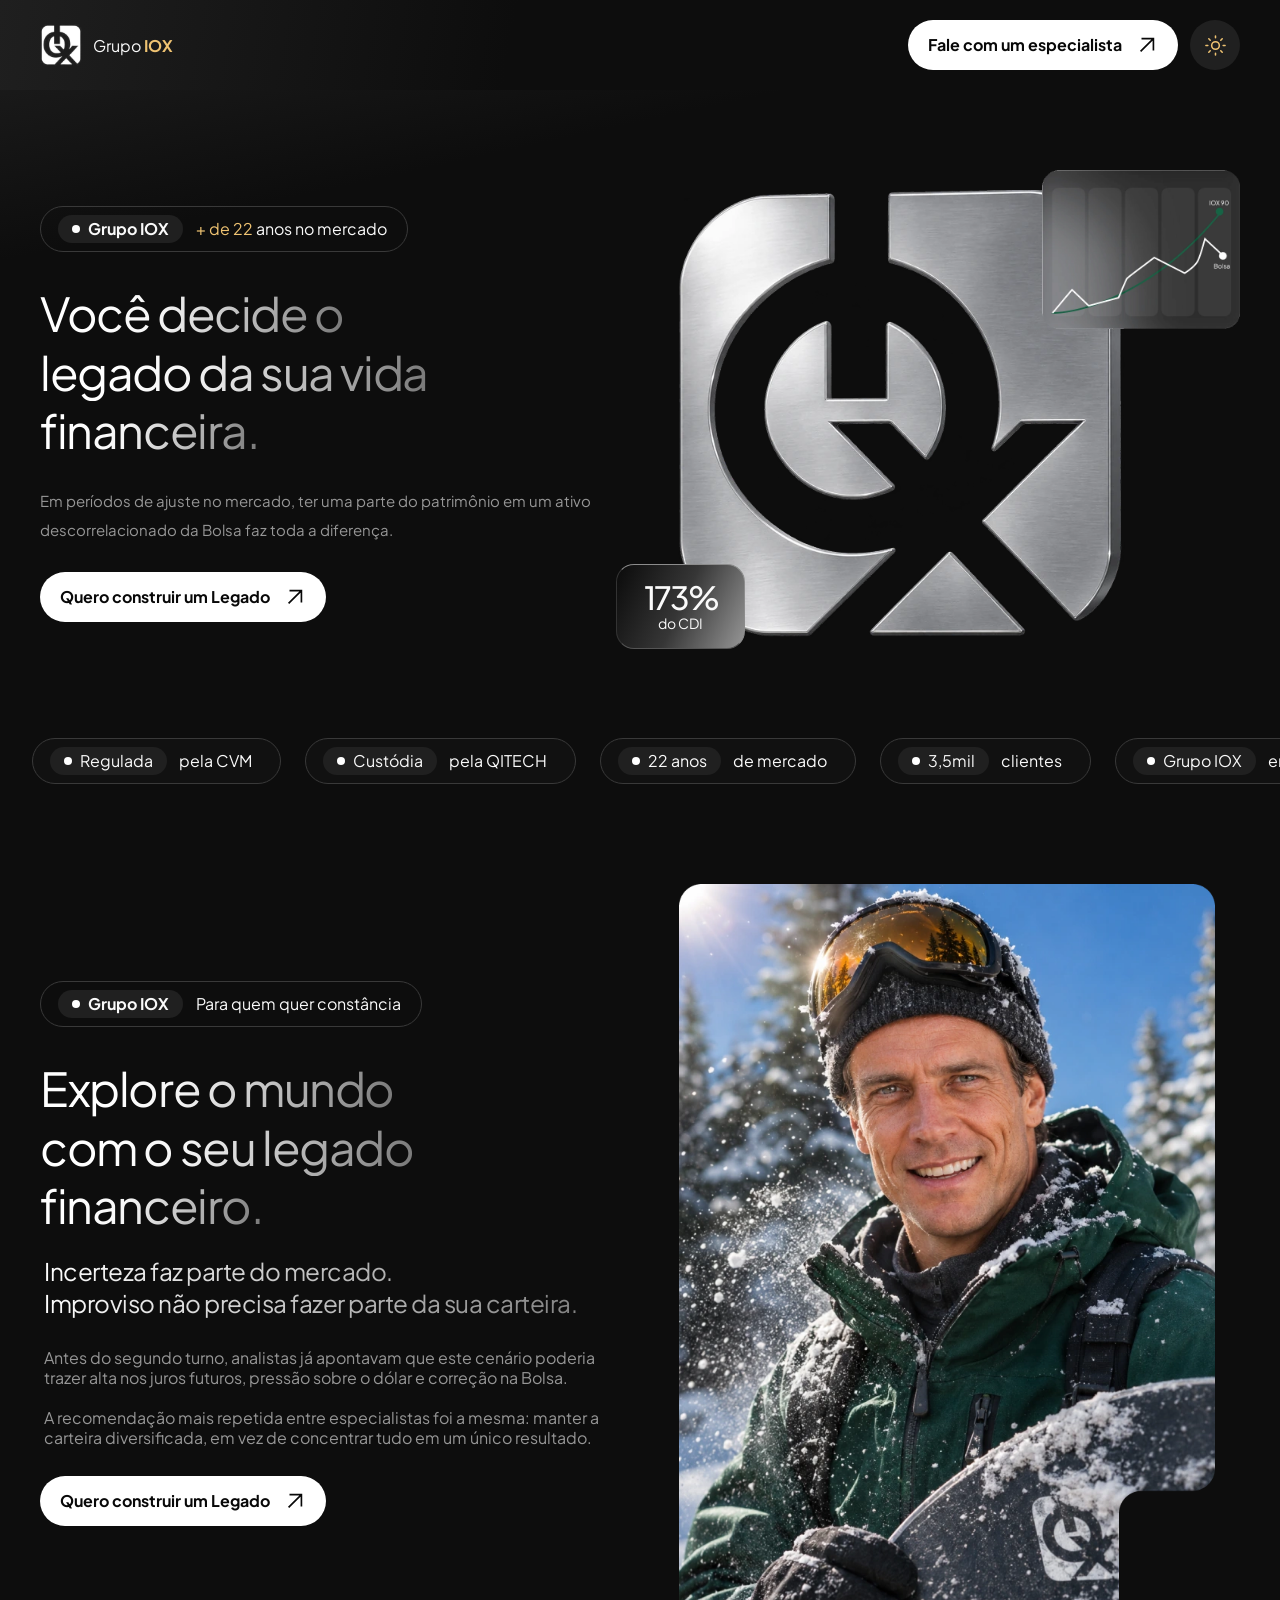
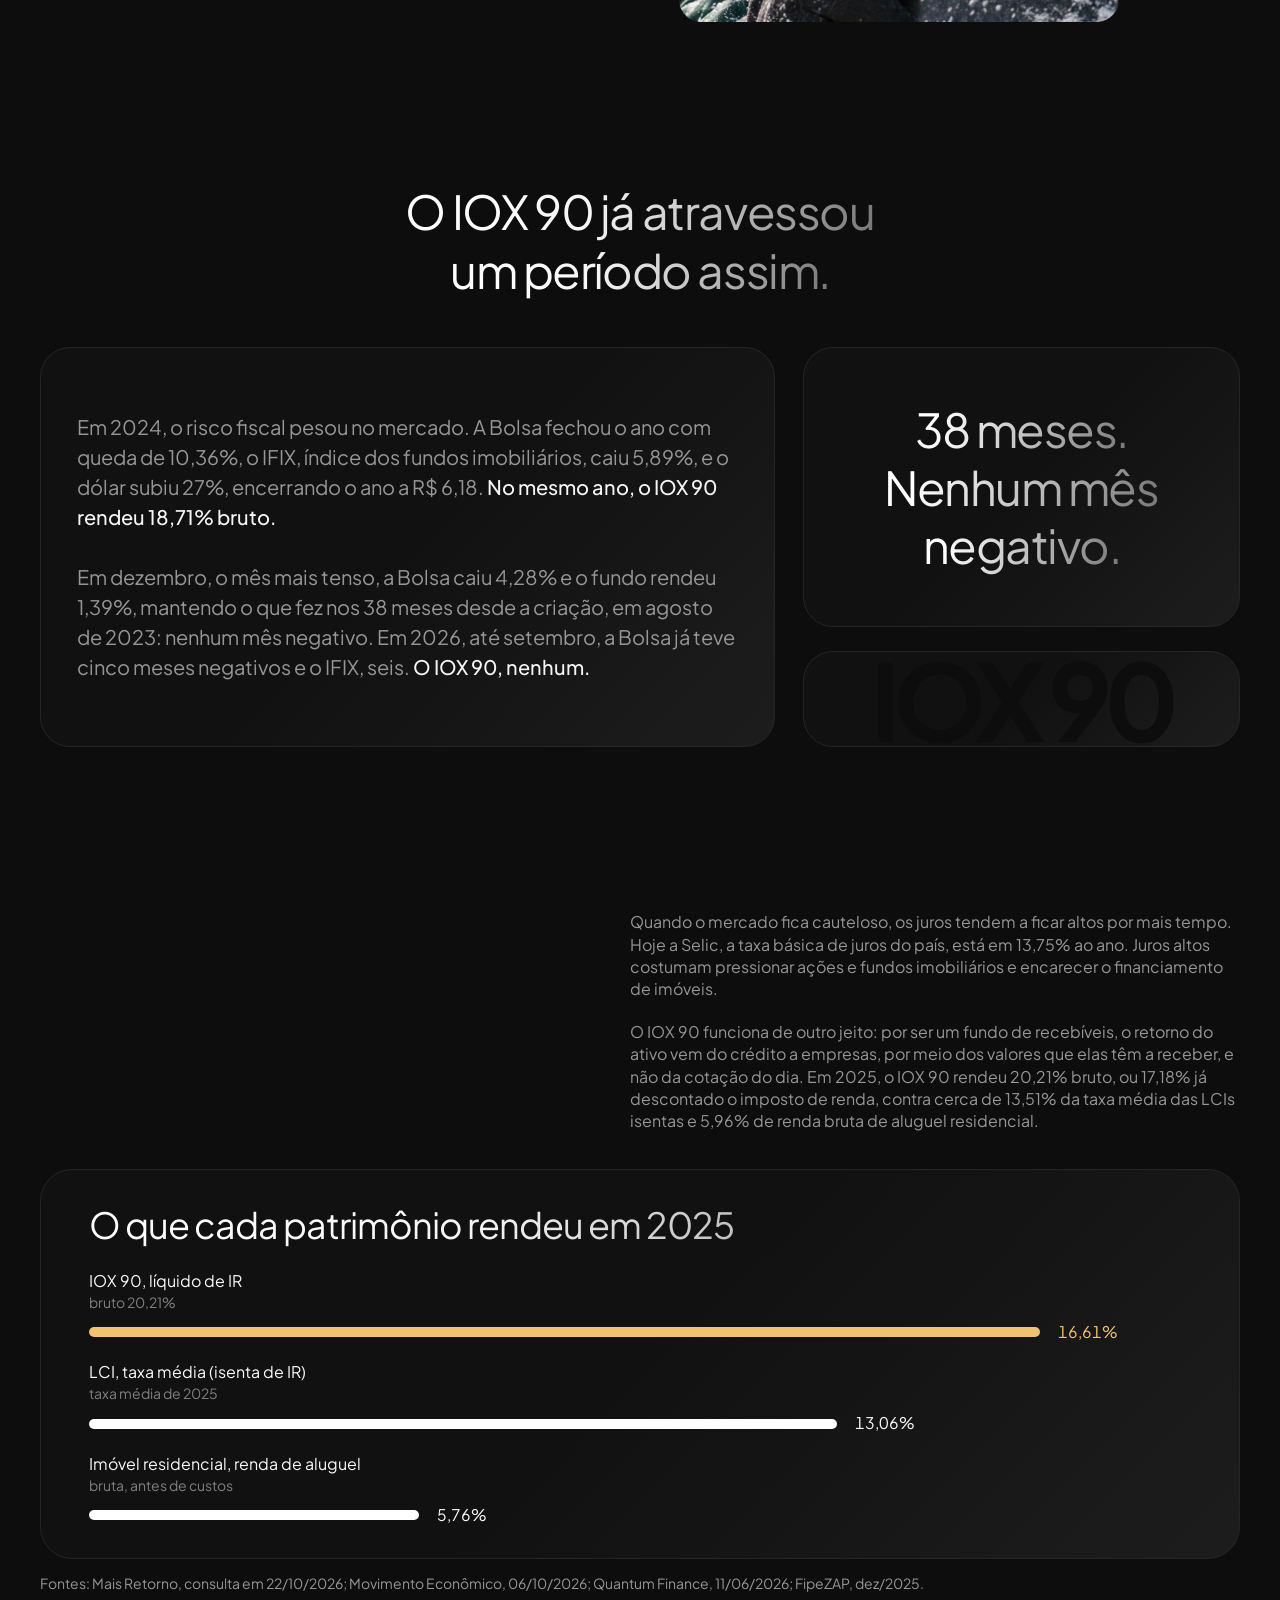
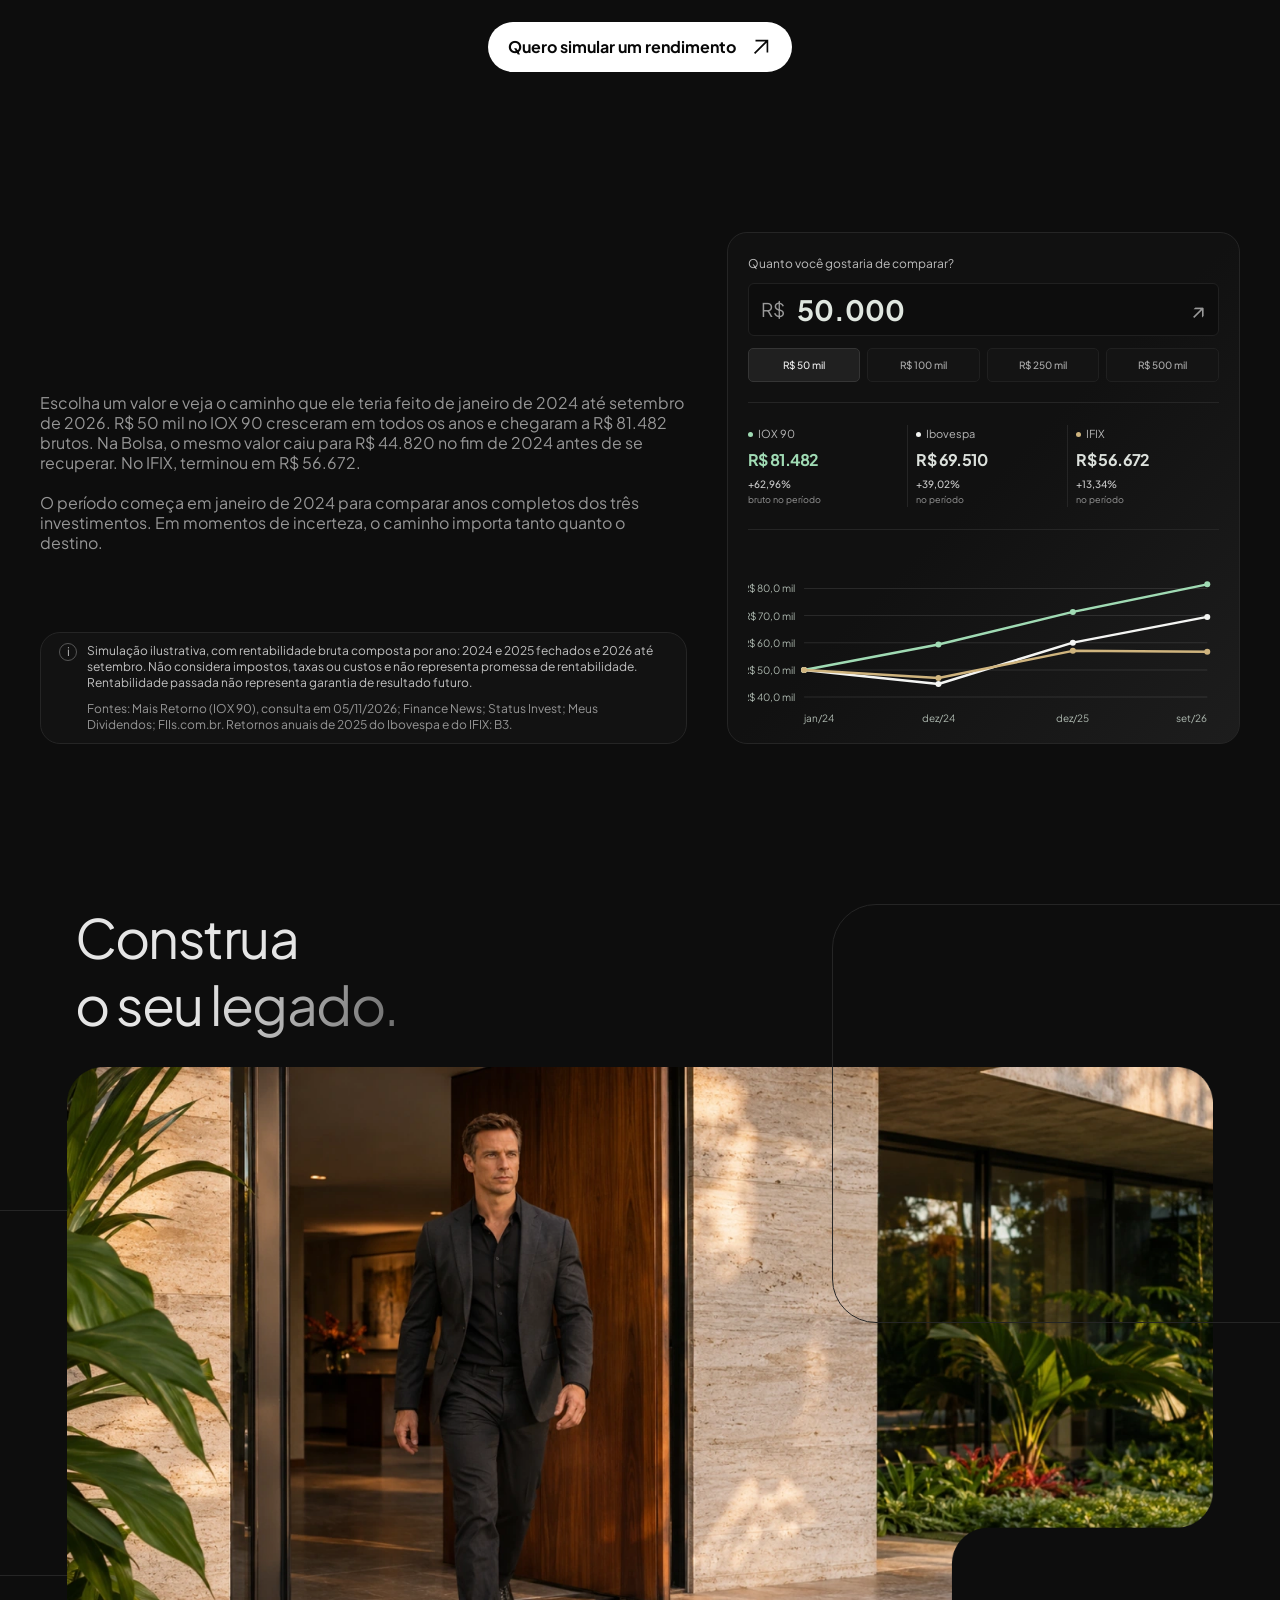
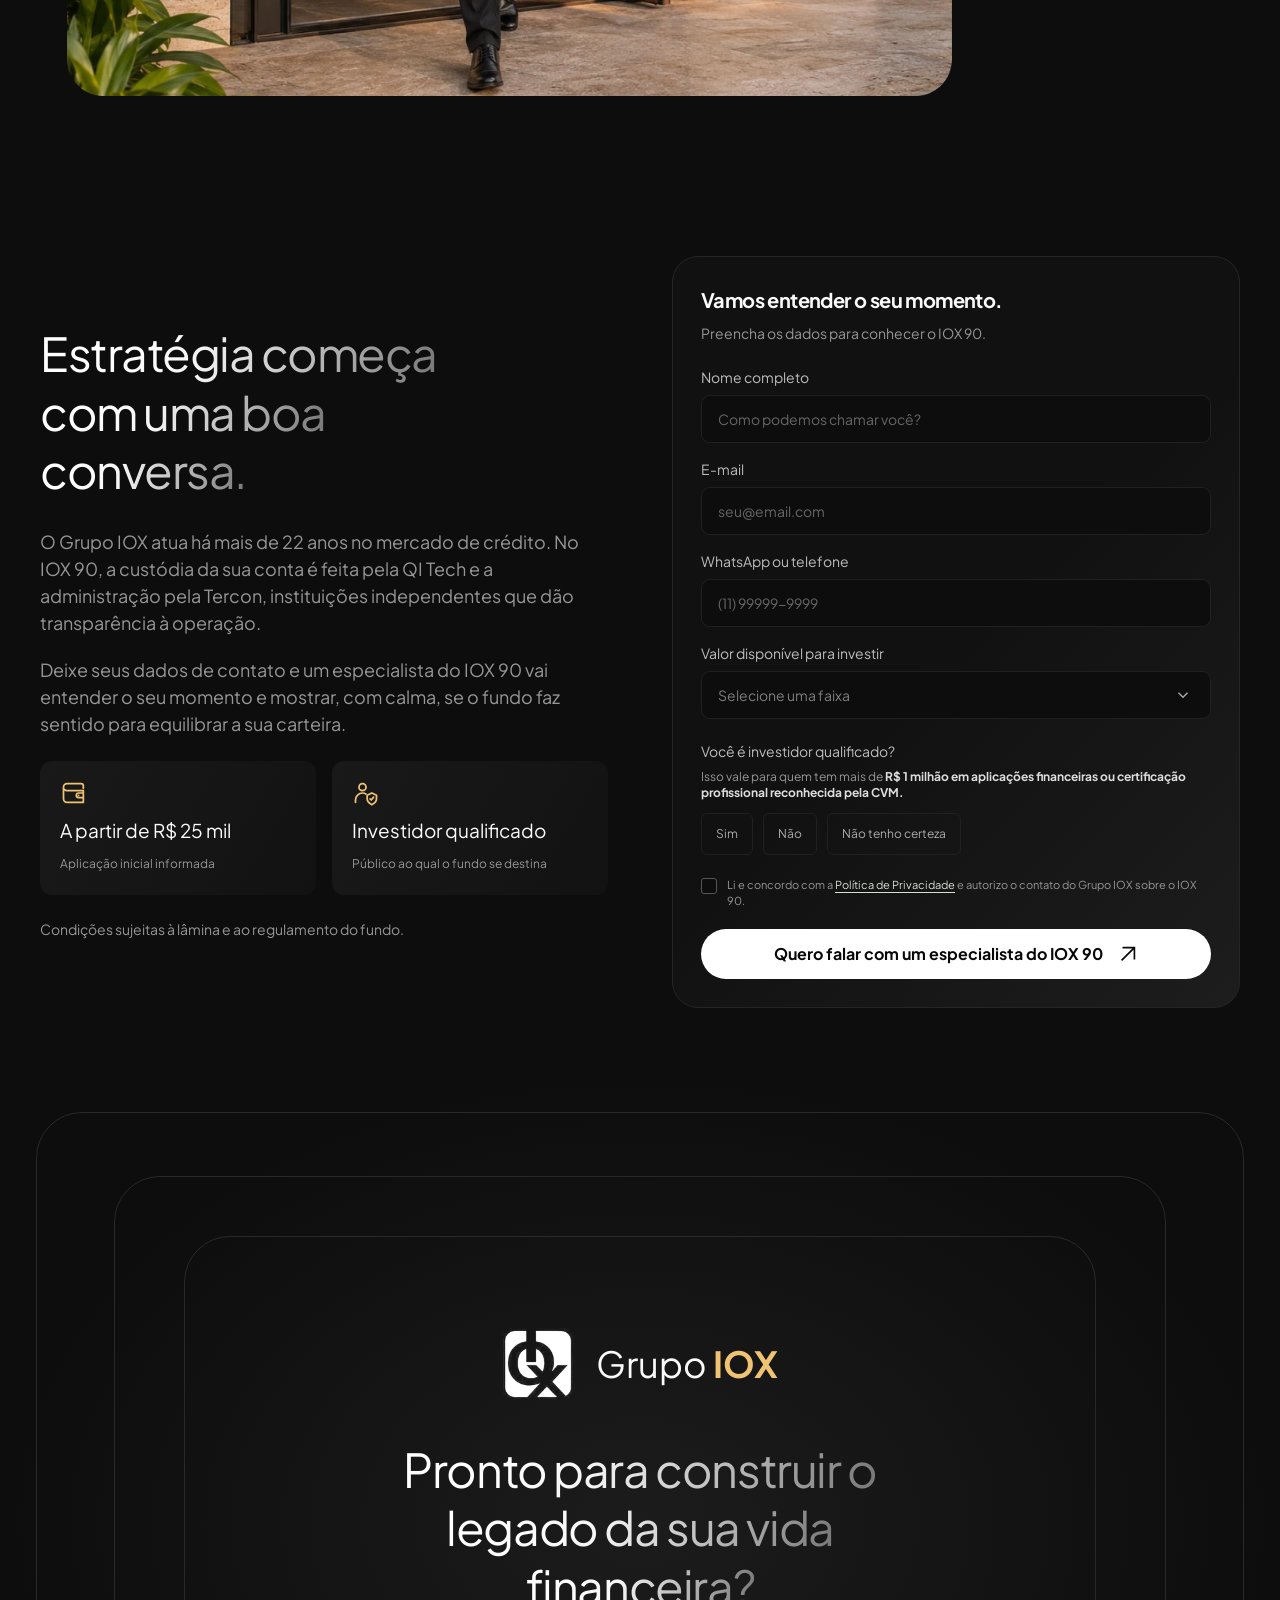
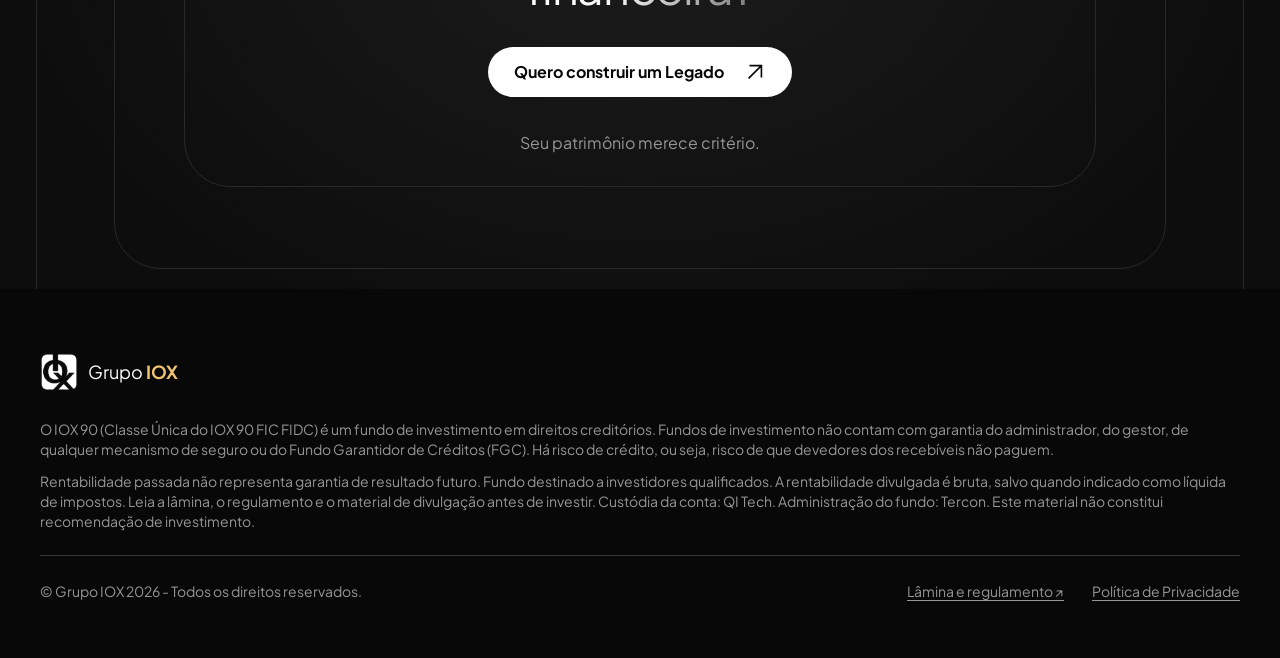
<file: index.html>
<!doctype html>
<html lang="pt-BR">
  <head>
    <meta charset="utf-8">
    <meta name="viewport" content="width=device-width, initial-scale=1">
    <meta name="theme-color" content="#0d0d0d">
    <meta name="description" content="Você decide o legado da sua vida financeira. Conheça o Grupo IOX e converse com um especialista.">
    <title>Grupo IOX | Construa seu legado financeiro</title>
    <link rel="canonical" href="https://iox-lp-nova.pages.dev/">
    <link rel="describedby" href="/llms.txt" type="text/plain">
    <script src="theme.js"></script>
    <link rel="icon" href="assets/images/iox-symbol.png" type="image/png">
    <link rel="preload" href="assets/fonts/plus-jakarta-sans-400.ttf" as="font" type="font/ttf" crossorigin>
    <link rel="stylesheet" href="styles.css">
    <link rel="stylesheet" href="theme.css">
    <script src="script.js" defer></script>
    <script src="contact.js" defer></script>
    <script src="form-controls.js" type="module"></script>
    <script src="section-effects.js" type="module"></script>
    <script src="simulator.js" type="module"></script>
  </head>
  <body>
    <a class="skip-link" href="#conteudo">Ir para o conteúdo</a>
    <header class="site-header">
      <div class="header-inner">
        <a class="brand" href="./" aria-label="Grupo IOX — início">
          <img src="assets/images/iox-symbol.png" width="42" height="42" alt="">
          <span>Grupo <strong>IOX</strong></span>
        </a>
        <div class="header-actions">
          <a class="button header-contact" href="#contato">
            <span>Fale com um especialista</span>
            <svg viewBox="0 0 24 24" aria-hidden="true"><path d="M5 19 19 5M6 5h13v13"/></svg>
          </a>
          <button class="theme-toggle" type="button" aria-label="Ativar modo claro" title="Ativar modo claro" hidden>
            <svg class="theme-sun" viewBox="0 0 24 24" aria-hidden="true"><circle cx="12" cy="12" r="4"/><path d="M12 2v2m0 16v2M2 12h2m16 0h2M5 5l1.5 1.5m11 11L19 19M5 19l1.5-1.5m11-11L19 5"/></svg>
            <svg class="theme-moon" viewBox="0 0 24 24" aria-hidden="true"><path d="M20.5 13.2A8.6 8.6 0 0 1 10.8 3.5a8.6 8.6 0 1 0 9.7 9.7Z"/></svg>
          </button>
        </div>
      </div>
    </header>
    <main id="conteudo">
      <section class="hero" aria-labelledby="hero-title">
        <div class="hero-inner">
          <div class="hero-copy">
            <p class="experience"><span class="experience-brand">Grupo IOX</span> <span><span class="gold">+ de 22</span> anos no mercado</span></p>
            <h1 id="hero-title"><span>Você decide o</span> <span>legado da sua vida</span> <span>financeira.</span></h1>
            <p class="hero-description">Em períodos de ajuste no mercado, ter uma parte do patrimônio em<br class="desktop-break"> um ativo descorrelacionado da Bolsa faz toda a diferença.</p>
            <a class="button hero-contact" href="#contato">
              <span>Quero construir um Legado</span>
              <svg viewBox="0 0 24 24" aria-hidden="true"><path d="M5 19 19 5M6 5h13v13"/></svg>
            </a>
          </div>
          <div class="hero-art" role="img" aria-label="Símbolo metálico do Grupo IOX, com gráfico ilustrativo do IOX 90 e da Bolsa e destaque de 173% do CDI.">
            <img class="metal-symbol" src="assets/images/iox-metal.webp" width="562" height="567" alt="" fetchpriority="high">
            <div class="floating-card chart-card"><img class="performance-chart card-surface" src="assets/images/iox-chart.webp" width="494" height="396" alt=""></div>
            <div class="floating-card number-card"><div class="performance-number card-surface" aria-hidden="true"><strong>173%</strong><span>do CDI</span></div></div>
          </div>
        </div>
        <div class="credentials" role="region" aria-label="Informações sobre o Grupo IOX" tabindex="0">
          <div class="credentials-track">
          <ul class="credentials-list">
            <li><span class="credential-label">Regulada</span><span>pela CVM</span></li>
            <li><span class="credential-label">Custódia</span><span>pela QITECH</span></li>
            <li><span class="credential-label">22 anos</span><span>de mercado</span></li>
            <li><span class="credential-label">3,5mil</span><span>clientes</span></li>
            <li><span class="credential-label">Grupo IOX</span><span>entre as maiores gestoras de FIDIC do país</span></li>
          </ul>
          <ul class="credentials-list credentials-repeat" aria-hidden="true">
            <li><span class="credential-label">Regulada</span><span>pela CVM</span></li>
            <li><span class="credential-label">Custódia</span><span>pela QITECH</span></li>
            <li><span class="credential-label">22 anos</span><span>de mercado</span></li>
            <li><span class="credential-label">3,5mil</span><span>clientes</span></li>
            <li><span class="credential-label">Grupo IOX</span><span>entre as maiores gestoras de FIDIC do país</span></li>
          </ul>
          </div>
        </div>
      </section>
      <section class="lifestyle" aria-labelledby="lifestyle-title">
        <div class="lifestyle-inner">
          <div class="lifestyle-copy">
            <p class="experience"><span class="experience-brand">Grupo IOX</span> <span>Para quem quer constância</span></p>
            <h2 class="section-title" id="lifestyle-title"><span>Explore o mundo</span> <span>com o seu legado</span> <span>financeiro.</span></h2>
            <p class="lifestyle-intro">Incerteza faz parte do mercado.<br>Improviso não precisa fazer parte<br class="lifestyle-break"> da sua carteira.</p>
            <div class="lifestyle-text">
              <p>Antes do segundo turno, analistas já apontavam que este cenário poderia trazer alta nos juros futuros, pressão sobre o dólar e correção na Bolsa.</p>
              <p>A recomendação mais repetida entre especialistas foi a mesma: manter a carteira diversificada, em vez de concentrar tudo em um único resultado.</p>
            </div>
            <a class="button" href="#contato"><span>Quero construir um Legado</span><svg viewBox="0 0 24 24" aria-hidden="true"><path d="M5 19 19 5M6 5h13v13"/></svg></a>
          </div>
          <div class="lifestyle-visual">
            <img class="lifestyle-image" src="assets/images/iox-snowboard.webp" width="708" height="976" alt="Homem com equipamento de snowboard em uma paisagem de neve, segurando uma prancha com o símbolo IOX." loading="lazy" decoding="async">
            <p class="lifestyle-image-caption" data-heading-reveal><span>Viva o seu</span> <span>legado financeiro.</span></p>
          </div>
        </div>
      </section>
      <section class="proof" aria-labelledby="proof-title">
        <h2 class="section-title proof-title" id="proof-title"><span>O IOX 90 já atravessou</span> <span>um período assim.</span></h2>
        <div class="proof-grid">
          <div class="proof-story">
            <p>Em 2024, o risco fiscal pesou no mercado. A Bolsa fechou o ano com queda de 10,36%, o IFIX, índice dos fundos imobiliários, caiu 5,89%, e o dólar subiu 27%, encerrando o ano a R$ 6,18. <strong>No mesmo ano, o IOX 90 rendeu 18,71% bruto.</strong></p>
            <p>Em dezembro, o mês mais tenso, a Bolsa caiu 4,28% e o fundo rendeu 1,39%, mantendo o que fez nos 38 meses desde a criação, em agosto de 2023: nenhum mês negativo. Em 2026, até setembro, a Bolsa já teve cinco meses negativos e o IFIX, seis. <strong>O IOX 90, nenhum.</strong></p>
          </div>
          <div class="proof-highlight">
            <p class="proof-stat"><span>38 meses.</span><span>Nenhum mês</span><span>negativo.</span></p>
            <div class="proof-watermark" aria-hidden="true">IOX 90</div>
          </div>
        </div>
      </section>
      <section class="comparison" aria-labelledby="comparison-title">
        <div class="comparison-overview">
          <h2 class="section-title" id="comparison-title"><span class="comparison-context">Juros altos pesam na<br class="comparison-break"> Bolsa e nos imóveis.</span> <span><strong>O IOX 90 segue<br class="comparison-break"> trabalhando.</strong></span></h2>
          <div class="comparison-copy">
            <p>Quando o mercado fica cauteloso, os juros tendem a ficar altos por mais tempo. Hoje a Selic, a taxa básica de juros do país, está em 13,75% ao ano. Juros altos costumam pressionar ações e fundos imobiliários e encarecer o financiamento de imóveis.</p>
            <p>O IOX 90 funciona de outro jeito: por ser um fundo de recebíveis, o retorno do ativo vem do crédito a empresas, por meio dos valores que elas têm a receber, e não da cotação do dia. Em 2025, o IOX 90 rendeu 20,21% bruto, ou 17,18% já descontado o imposto de renda, contra cerca de 13,51% da taxa média das LCIs isentas e 5,96% de renda bruta de aluguel residencial.</p>
          </div>
        </div>
        <figure class="returns-figure" aria-labelledby="returns-title" aria-describedby="returns-sources">
          <div class="returns-card">
            <h3 class="returns-title" id="returns-title">O que cada patrimônio rendeu em 2025</h3>
            <dl class="returns-list">
              <div class="return-row return-featured">
                <dt>IOX 90, líquido de IR<small>bruto 20,21%</small></dt>
                <dd style="--return-ratio:1"><span class="return-track" aria-hidden="true"><span></span></span><span class="return-value" data-value="17.18">17,18%</span></dd>
              </div>
              <div class="return-row">
                <dt>LCI, taxa média (isenta de IR)<small>taxa média de 2025</small></dt>
                <dd style="--return-ratio:.7864"><span class="return-track" aria-hidden="true"><span></span></span><span class="return-value" data-value="13.51">13,51%</span></dd>
              </div>
              <div class="return-row">
                <dt>Imóvel residencial, renda de aluguel<small>bruta, antes de custos</small></dt>
                <dd style="--return-ratio:.3469"><span class="return-track" aria-hidden="true"><span></span></span><span class="return-value" data-value="5.96">5,96%</span></dd>
              </div>
            </dl>
          </div>
          <figcaption id="returns-sources">Fontes: Mais Retorno, consulta em 22/10/2026; Movimento Econômico, 06/10/2026; Quantum Finance, 11/06/2026; FipeZAP, dez/2025.</figcaption>
        </figure>
        <div class="comparison-action"><a class="button" href="#simulador"><span>Quero simular um rendimento</span><svg viewBox="0 0 24 24" aria-hidden="true"><path d="M5 19 19 5M6 5h13v13"/></svg></a></div>
      </section>
      <section class="simulator" id="simulador" aria-labelledby="simulator-title">
        <div class="simulator-intro">
          <h2 id="simulator-title">Simule: o rendimento que o seu dinheiro poderia ter, se tivesse investido no IOX 90 em tempos de incerteza anteriores.</h2>
          <div class="simulator-copy">
            <p>Escolha um valor e veja o caminho que ele teria feito de janeiro de 2024 até setembro de 2026. R$ 50 mil no IOX 90 cresceram em todos os anos e chegaram a R$ 81.482 brutos. Na Bolsa, o mesmo valor caiu para R$ 44.820 no fim de 2024 antes de se recuperar. No IFIX, terminou em R$ 56.672.</p>
            <p>O período começa em janeiro de 2024 para comparar anos completos dos três investimentos. Em momentos de incerteza, o caminho importa tanto quanto o destino.</p>
          </div>
          <div class="simulator-notes" id="simulator-notes">
            <span class="info-mark" aria-hidden="true">i</span>
            <div><p>Simulação ilustrativa, com rentabilidade bruta composta por ano: 2024 e 2025 fechados e 2026 até setembro. Não considera impostos, taxas ou custos e não representa promessa de rentabilidade. Rentabilidade passada não representa garantia de resultado futuro.</p><p>Fontes: Mais Retorno (IOX 90), consulta em 05/11/2026; Finance News; Status Invest; Meus Dividendos; FIIs.com.br. Retornos anuais de 2025 do Ibovespa e do IFIX: B3.</p></div>
          </div>
        </div>
        <div class="simulator-panel" aria-describedby="simulator-notes">
          <div class="sim-controls">
            <label for="investment">Quanto você gostaria de comparar?</label>
            <div class="currency-field"><span aria-hidden="true">R$</span><input id="investment" type="text" inputmode="numeric" value="50.000" aria-describedby="investment-error" autocomplete="off" spellcheck="false"><span class="input-edit" aria-hidden="true">↗</span></div>
            <p id="investment-error" class="field-error" aria-live="polite"></p>
            <div class="presets" role="group" aria-label="Valores sugeridos"><button type="button" class="preset active" data-amount="50000" aria-pressed="true">R$ 50 mil</button><button type="button" class="preset" data-amount="100000" aria-pressed="false">R$ 100 mil</button><button type="button" class="preset" data-amount="250000" aria-pressed="false">R$ 250 mil</button><button type="button" class="preset" data-amount="500000" aria-pressed="false">R$ 500 mil</button></div>
          </div>
          <div class="sim-results" aria-live="polite" aria-atomic="true">
            <div class="result result-featured"><span class="result-label"><i class="label-dot" aria-hidden="true"></i>IOX 90</span><strong class="result-value" data-result="iox">R$ 81.482</strong><span class="result-bottom"><strong>+62,96%</strong><small>bruto no período</small></span></div>
            <div class="result"><span class="result-label"><i class="label-dot" aria-hidden="true"></i>Ibovespa</span><strong class="result-value" data-result="ibov">R$ 69.510</strong><span class="result-bottom"><strong>+39,02%</strong><small>no período</small></span></div>
            <div class="result"><span class="result-label"><i class="label-dot" aria-hidden="true"></i>IFIX</span><strong class="result-value" data-result="ifix">R$ 56.672</strong><span class="result-bottom"><strong>+13,34%</strong><small>no período</small></span></div>
          </div>
          <div class="journey-chart-wrap"><svg id="journey-chart" viewBox="0 0 640 180" role="img" aria-labelledby="journey-chart-title"><title id="journey-chart-title">Caminho de R$ 50 mil, de janeiro de 2024 a setembro de 2026</title><g id="journey-grid"></g><g id="journey-series"></g><g class="journey-dates"><text>jan/24</text><text>dez/24</text><text>dez/25</text><text>set/26</text></g></svg></div>
          <noscript><p class="simulator-fallback">Ative o JavaScript para comparar outros valores. Os resultados apresentados correspondem a R$ 50 mil.</p></noscript>
        </div>
      </section>
      <section class="legacy" aria-labelledby="legacy-title">
        <div class="legacy-outline legacy-outline-left" aria-hidden="true"></div>
        <div class="legacy-inner">
          <h2 class="legacy-title" id="legacy-title"><span>Construa</span><span>o seu legado.</span></h2>
          <img class="legacy-image" src="assets/images/iox-legacy.webp" width="1470" height="807" alt="Homem de terno saindo de uma residência de arquitetura contemporânea, cercada por plantas." loading="lazy" decoding="async">
        </div>
        <div class="legacy-outline legacy-outline-right" aria-hidden="true"></div>
      </section>
      <section class="contact" id="contato" aria-labelledby="contact-title">
        <div class="contact-copy">
          <h2 class="section-title" id="contact-title"><span>Estratégia começa</span><span>com uma boa</span><span>conversa.</span></h2>
          <div class="contact-description">
            <p>O Grupo IOX atua há mais de 22 anos no mercado de crédito. No IOX 90, a custódia da sua conta é feita pela QI Tech e a administração pela Tercon, instituições independentes que dão transparência à operação.</p>
            <p>Deixe seus dados de contato e um especialista do IOX 90 vai entender o seu momento e mostrar, com calma, se o fundo faz sentido para equilibrar a sua carteira.</p>
          </div>
          <div class="contact-facts">
            <div><svg viewBox="0 0 24 24" aria-hidden="true"><path d="M20 8V6a2 2 0 0 0-2-2H6a3 3 0 0 0 0 6h14v10H6a3 3 0 0 1-3-3V7M20 12h-4a2 2 0 0 0 0 4h4M16 14h.01"/></svg><strong>A partir de R$ 25 mil</strong><span>Aplicação inicial informada</span></div>
            <div><svg viewBox="0 0 24 24" aria-hidden="true"><circle cx="9" cy="7" r="3"/><path d="M3 20v-2a6 6 0 0 1 6-6c1.1 0 2.1.3 3 .8m5-.8 4 2v3c0 2-2 4-4 5-2-1-4-3-4-5v-3l4-2Zm-1.5 5 1 1 2-2.5"/></svg><strong>Investidor qualificado</strong><span>Público ao qual o fundo se destina</span></div>
          </div>
          <p class="contact-conditions">Condições sujeitas à lâmina e ao regulamento do fundo.</p>
        </div>
        <div class="form-card">
          <div class="form-heading"><h3>Vamos entender o seu momento.</h3><p>Preencha os dados para conhecer o IOX 90.</p></div>
          <form id="lead-form">
            <div class="form-fields">
              <div class="form-field"><label for="name">Nome completo</label><input id="name" name="name" type="text" placeholder="Como podemos chamar você?" autocomplete="name" required minlength="3" maxlength="120"></div>
              <div class="form-field"><label for="email">E-mail</label><input id="email" name="email" type="email" placeholder="seu@email.com" autocomplete="email" required maxlength="254"></div>
              <div class="form-field"><label for="phone">WhatsApp ou telefone</label><input id="phone" name="phone" type="tel" placeholder="(11) 99999-9999" autocomplete="tel" required pattern="[0-9\s\(\)\+\.\-]{10,25}" maxlength="25"></div>
              <div class="form-field"><label for="amount">Valor disponível para investir</label><select id="amount" name="amount" required><option value="">Selecione uma faixa</option><option value="up-to-25k">Até R$ 25 mil</option><option value="25k-100k">De R$ 25 mil a R$ 100 mil</option><option value="100k-500k">De R$ 100 mil a R$ 500 mil</option><option value="over-500k">Acima de R$ 500 mil</option></select></div>
            </div>
            <fieldset class="qualification"><legend>Você é investidor qualificado?</legend><p id="qualification-help">Isso vale para quem tem mais de <strong>R$ 1 milhão em aplicações financeiras ou certificação profissional reconhecida pela CVM.</strong></p><div class="radio-group"><label><input type="radio" name="qualified" value="yes" aria-describedby="qualification-help" required><span>Sim</span></label><label><input type="radio" name="qualified" value="no" aria-describedby="qualification-help"><span>Não</span></label><label><input type="radio" name="qualified" value="unsure" aria-describedby="qualification-help"><span>Não tenho certeza</span></label></div></fieldset>
            <label class="consent"><input type="checkbox" name="consent" required><span>Li e concordo com a <a href="https://grupoiox.com.br/politica-de-privacidade" target="_blank" rel="noopener noreferrer">Política de Privacidade</a> e autorizo o contato do Grupo IOX sobre o IOX 90.</span></label>
            <button class="button form-submit" type="submit" disabled><span>Quero falar com um especialista do IOX 90</span><svg viewBox="0 0 24 24" aria-hidden="true"><path d="M5 19 19 5M6 5h13v13"/></svg></button>
            <noscript><p class="contact-notice">Ative o JavaScript para usar o formulário ou escreva para <a href="mailto:contato@iox.com.vc">contato@iox.com.vc</a>.</p></noscript>
          </form>
          <div class="form-success" id="form-success" hidden tabindex="-1" role="status" aria-labelledby="contact-next-title">
            <h3 id="contact-next-title">Vamos conversar sobre o seu momento.</h3>
            <p id="success-copy"></p>
            <p class="contact-notice">Os dados preenchidos não foram enviados. Continue o contato pelo e-mail abaixo.</p>
            <a class="contact-email" href="mailto:contato@iox.com.vc">contato@iox.com.vc</a>
            <button class="button form-reset" type="button" id="form-reset">Voltar ao formulário<svg viewBox="0 0 24 24" aria-hidden="true"><path d="M5 19 19 5M6 5h13v13"/></svg></button>
          </div>
        </div>
      </section>
      <section class="closing" aria-labelledby="closing-title">
        <div class="closing-frame closing-frame-outer" aria-hidden="true"></div>
        <div class="closing-frame closing-frame-middle" aria-hidden="true"></div>
        <div class="closing-frame closing-frame-inner" aria-hidden="true"></div>
        <div class="closing-content">
          <div class="brand closing-brand"><img src="assets/images/iox-symbol.png" width="72" height="72" alt=""><span>Grupo <strong>IOX</strong></span></div>
          <h2 class="section-title closing-title" id="closing-title"><span>Pronto para construir o</span><span>legado da sua vida</span><span>financeira?</span></h2>
          <a class="button closing-contact" href="#contato"><span>Quero construir um Legado</span><svg viewBox="0 0 24 24" aria-hidden="true"><path d="M5 19 19 5M6 5h13v13"/></svg></a>
          <p>Seu patrimônio merece critério.</p>
        </div>
      </section>
    </main>
    <footer class="site-footer">
      <div class="footer-inner">
        <div class="footer-top">
          <a class="brand footer-brand" href="./" aria-label="Grupo IOX — início"><img src="assets/images/iox-symbol.png" width="38" height="38" alt=""><span>Grupo <strong>IOX</strong></span></a>
          <button class="theme-toggle theme-toggle--footer" type="button" aria-label="Ativar modo claro" title="Ativar modo claro" hidden>
            <svg class="theme-sun" viewBox="0 0 24 24" aria-hidden="true"><circle cx="12" cy="12" r="4"/><path d="M12 2v2m0 16v2M2 12h2m16 0h2M5 5l1.5 1.5m11 11L19 19M5 19l1.5-1.5m11-11L19 5"/></svg>
            <svg class="theme-moon" viewBox="0 0 24 24" aria-hidden="true"><path d="M20.5 13.2A8.6 8.6 0 0 1 10.8 3.5a8.6 8.6 0 1 0 9.7 9.7Z"/></svg>
          </button>
        </div>
        <div class="footer-legal">
          <p>O IOX 90 (Classe Única do IOX 90 FIC FIDC) é um fundo de investimento em direitos creditórios. Fundos de investimento não contam com garantia do administrador, do gestor, de qualquer mecanismo de seguro ou do Fundo Garantidor de Créditos (FGC). Há risco de crédito, ou seja, risco de que devedores dos recebíveis não paguem.</p>
          <p>Rentabilidade passada não representa garantia de resultado futuro. Fundo destinado a investidores qualificados. A rentabilidade divulgada é bruta, salvo quando indicado como líquida de impostos. Leia a lâmina, o regulamento e o material de divulgação antes de investir. Custódia da conta: QI Tech. Administração do fundo: Tercon. Este material não constitui recomendação de investimento.</p>
        </div>
        <div class="footer-bottom"><p>© Grupo IOX 2026 - Todos os direitos reservados.</p><nav aria-label="Documentos e privacidade"><a href="https://iox.com.vc/investimento/fic-de-fidc-iox-90/" target="_blank" rel="noopener noreferrer">Lâmina e regulamento ↗</a><a href="https://grupoiox.com.br/politica-de-privacidade" target="_blank" rel="noopener noreferrer">Política de Privacidade</a></nav></div>
      </div>
    </footer>
  </body>
</html>
</file>
<file: styles.css>
@font-face {
  font-family: "Plus Jakarta Sans";
  src: url("assets/fonts/plus-jakarta-sans-400.ttf") format("truetype");
  font-weight: 400;
  font-style: normal;
  font-display: swap;
}

@font-face {
  font-family: "Plus Jakarta Sans";
  src: url("assets/fonts/plus-jakarta-sans-500.ttf") format("truetype");
  font-weight: 500;
  font-style: normal;
  font-display: swap;
}

@font-face {
  font-family: "Plus Jakarta Sans";
  src: url("assets/fonts/plus-jakarta-sans-600.ttf") format("truetype");
  font-weight: 600;
  font-style: normal;
  font-display: swap;
}

@font-face {
  font-family: "Plus Jakarta Sans";
  src: url("assets/fonts/plus-jakarta-sans-700.ttf") format("truetype");
  font-weight: 700;
  font-style: normal;
  font-display: swap;
}

:root {
  color-scheme: dark;
  font-family: "Plus Jakarta Sans", sans-serif;
  color: #fafafa;
  background: #0d0d0d;
  font-synthesis: none;
  -webkit-font-smoothing: antialiased;
  --card-surface: linear-gradient(135deg, #111 50%, #1d1d1d);
  --card-border: #252525;
  --field-surface: #0d0d0d;
  --field-border: #2b2b2b;
}

* { box-sizing: border-box; }
[hidden] { display: none !important; }
body { margin: 0; background: #0d0d0d; }
.hero { background: linear-gradient(347.74deg, #0d0d0d 82.73%, #1f1f1f 108.02%); }
a { color: inherit; text-decoration: none; }
img { display: block; max-width: 100%; }
:focus-visible { outline: 2px solid #efc372; outline-offset: 6px; }
:root[data-input-modality="pointer"] :focus { outline: none; }

.skip-link { position: fixed; z-index: 10; top: 12px; left: 12px; padding: 12px 18px; background: white; color: #0d0d0d; transform: translateY(-160%); }
.skip-link:focus { transform: translateY(0); }
.site-header { height: 90px; background: linear-gradient(100deg, #1f1f1f 0%, #0d0d0d 40%); }
.header-inner { width: min(100% - 80px, 1440px); height: 100%; margin-inline: auto; display: flex; align-items: center; justify-content: space-between; }
.brand { display: inline-flex; align-items: center; gap: 11px; flex-shrink: 0; font-size: 16px; white-space: nowrap; }
.brand strong { color: #efc372; font-weight: 700; }
.button { min-height: 50px; display: inline-flex; align-items: center; justify-content: center; gap: 14px; padding: 10px 20px; border-radius: 100px; background: #fff; color: #080808; font-size: 16px; font-weight: 700; line-height: 1.5; transition: background-color 160ms ease; }
.button:hover { background: #e9e9e9; }
.button svg { flex: 0 0 22px; width: 22px; height: 22px; fill: none; stroke: currentColor; stroke-width: 1.8; }
.header-contact { margin-right: -35px; }
.hero-inner { width: min(100% - 80px, 1456px); margin-inline: auto; padding-top: 84px; padding-bottom: 50px; display: grid; grid-template-columns: repeat(2, minmax(0, 1fr)); gap: 24px; }
.hero-copy { min-width: 0; padding-top: 54px; }
.experience { display: inline-flex; align-items: center; gap: 13px; margin: 0 0 32px 10px; padding: 7px 27px 7px 17px; border: 1px solid #393939; border-radius: 100px; font-size: 16px; line-height: 30px; white-space: nowrap; }
.experience-brand { display: flex; align-items: center; gap: 8px; padding-inline: 14px; border-radius: 100px; background: #202020; font-weight: 700; line-height: 28px; }
.experience-brand::before, .credential-label::before { content: ""; width: 8px; height: 8px; flex: 0 0 8px; border-radius: 50%; background: #fff; }
.gold { color: #efc372; }
h1, .section-title { margin: 0; font-size: 70px; font-weight: 400; line-height: 1.25; letter-spacing: 0; }
h1 > span, .section-title > span { display: block; width: fit-content; background: linear-gradient(100deg, #fff 18%, #f5f5f5 40%, #777 100%); background-clip: text; -webkit-text-fill-color: transparent; }
.heading-reveal { opacity: 0; translate: 0 20px; }
.heading-reveal.is-heading-visible { opacity: 1; translate: none; animation: heading-enter 600ms cubic-bezier(.22, 1, .36, 1); }
#hero-title.heading-reveal.is-heading-visible { animation-duration: 1400ms; animation-timing-function: cubic-bezier(.25, .46, .45, .94); }
@keyframes heading-enter { from { opacity: 0; translate: 0 20px; } to { opacity: 1; translate: none; } }
.hero-description { margin: 33px 0 34px; color: #969696; font-size: 18px; line-height: 35px; letter-spacing: 0; }
.hero-art { position: relative; width: 778px; max-width: none; aspect-ratio: 778 / 609; margin-left: 2px; }
.metal-symbol { position: absolute; width: 71.72%; height: auto; top: 4%; left: 9.9%; }
.floating-card { position: absolute; animation: card-float 4.8s ease-in-out infinite; }
.chart-card { width: 31.75%; right: 0; top: 0; }
.number-card { bottom: 12px; left: 0; width: 161px; height: 106px; animation-duration: 5.8s; animation-delay: -3s; }
.card-surface { transform: translate(var(--pointer-x, 0px), var(--pointer-y, 0px)) rotate(var(--pointer-rotation, 0deg)); transition: transform 400ms ease-out; }
.performance-chart { width: 100%; height: auto; }
.performance-number { width: 100%; height: 100%; display: flex; flex-direction: column; justify-content: center; align-items: center; border-radius: 23px; background: linear-gradient(115deg, #0d0d0d 3%, #363636 50%, #969696 100%); border: 1px solid #8c8c8c; border-left-color: #333; border-bottom-color: #555; }
.performance-number strong { font-size: 48px; font-weight: 500; line-height: 1.05; letter-spacing: -2px; }
.performance-number span { font-size: 16px; line-height: 1.2; }
.credentials { --credential-gap: 24px; width: 100%; overflow-x: auto; padding: 0 32px 20px; scrollbar-width: none; }
.credentials.is-ready { overflow-x: hidden; }
.credentials-track { display: flex; width: max-content; }
.is-ready .credentials-track { animation: credentials-loop var(--marquee-duration, 45s) linear infinite; }
.credentials:hover .credentials-track, .credentials:focus-within .credentials-track { animation-play-state: paused; }
.credentials::-webkit-scrollbar { display: none; }
.credentials-list { display: flex; align-items: center; gap: var(--credential-gap); padding: 0 var(--credential-gap) 0 0; margin: 0; list-style: none; flex-shrink: 0; }
.credentials li { display: flex; align-items: center; gap: 12px; border: 1px solid #393939; border-radius: 100px; padding: 7px 28px 7px 17px; font-size: 16px; line-height: 30px; white-space: nowrap; background: #111; }
.credential-label { display: inline-flex; align-items: center; gap: 8px; border-radius: 100px; padding-inline: 14px; background: #202020; line-height: 28px; }

@keyframes credentials-loop { to { transform: translateX(-50%); } }
@keyframes card-float { 0%, 100% { transform: translateY(0) rotate(-.8deg); } 50% { transform: translateY(-16px) rotate(.8deg); } }

.lifestyle { padding: 128px 0 94px; }
.lifestyle-inner { width: min(100% - 80px, 1456px); margin-inline: auto; display: grid; grid-template-columns: repeat(2, minmax(0, 1fr)); gap: 28px; align-items: start; }
.lifestyle-copy { padding-top: 64px; }
.lifestyle .experience { margin-left: 0; }
.lifestyle-intro { margin: 22px 0 42px 4px; font-size: 30px; line-height: 38px; letter-spacing: -.5px; background: linear-gradient(100deg, #fff, #777); background-clip: text; -webkit-text-fill-color: transparent; }
.lifestyle-text { max-width: 500px; margin-left: 4px; margin-bottom: 42px; color: #969696; font-size: 16px; line-height: 20px; }
.lifestyle-text p { margin: 0 0 20px; }
.lifestyle-text p:last-child { margin-bottom: 0; }
.lifestyle-visual { position: relative; width: min(100%, 608px); justify-self: center; }
.lifestyle-image { width: 100%; height: auto; }
.lifestyle-image-caption { display: none; }
.proof { width: min(100% - 80px, 1440px); margin-inline: auto; padding: 48px 0 180px; }
.proof-title { margin-bottom: 72px; text-align: center; }
.proof-title > span { margin-inline: auto; }
.proof-grid { display: grid; grid-template-columns: 1.68fr 1fr; gap: 28px; }
.proof-story, .proof-stat, .proof-watermark { border: 1px solid #252525; border-radius: 30px; background: linear-gradient(135deg, #111 50%, #1d1d1d); }
.proof-story { min-height: 520px; padding: 60px 46px; display: flex; flex-direction: column; justify-content: center; color: #969696; font-size: 20px; line-height: 30px; }
.proof-story p { margin: 0 0 30px; }
.proof-story p:last-child { margin-bottom: 0; }
.proof-story strong { color: #f5f5f5; font-weight: 500; }
.proof-highlight { min-width: 0; display: grid; grid-template-rows: 1fr 96px; gap: 24px; }
.proof-stat { margin: 0; display: flex; flex-direction: column; align-items: center; justify-content: center; padding: 42px 18px; font-size: 70px; line-height: 1.25; letter-spacing: -1.5px; }
.proof-stat span { background: linear-gradient(100deg, #fff 12%, #777 100%); background-clip: text; -webkit-text-fill-color: transparent; }
.proof-watermark { overflow: hidden; display: flex; align-items: center; justify-content: center; color: #0d0d0d; font-size: 158px; line-height: 1; font-weight: 700; letter-spacing: -8px; white-space: nowrap; }

.comparison { width: min(100% - 80px, 1456px); margin-inline: auto; padding: 128px 0 140px; }
.comparison-overview, .returns-figure { width: calc(100% + 84px); }
.comparison-overview { display: grid; grid-template-columns: 680px minmax(0, 1fr); gap: 68px; align-items: start; }
#comparison-title { letter-spacing: -1.5px; }
#comparison-title .comparison-context { text-wrap: balance; }
#comparison-title strong { font-weight: 600; }
.comparison-copy { padding-top: 16px; color: #969696; font-size: 16px; line-height: 1.5; }
.comparison-copy p { margin: 0 0 30px; }
.comparison-copy p:last-child { margin-bottom: 0; }
.returns-figure { margin: 72px 0 0; }
.returns-card { padding: 48px 56px 56px; border: 1px solid var(--card-border); border-radius: 32px; background: var(--card-surface); }
.returns-title { margin: 0 0 36px; font-size: 56px; line-height: 1.25; font-weight: 400; letter-spacing: -1px; background: linear-gradient(100deg, #fff 5%, #f5f5f5 35%, #666 100%); background-clip: text; -webkit-text-fill-color: transparent; }
.returns-list { margin: 0; }
.return-row + .return-row { margin-top: 26px; }
.return-row dt { font-size: 28px; line-height: 36px; }
.return-row small { display: block; font-size: 14px; line-height: 20px; color: #808080; }
.return-row dd { margin: 14px 0 0; display: grid; grid-template-columns: minmax(0, 1fr) 100px; gap: 32px; align-items: center; }
.return-track { display: block; height: 14px; max-width: 88%; }
.return-track > span { display: block; width: calc(100% * var(--return-ratio, 1)); height: 100%; border-radius: 100px; background: #fff; transform: scaleX(var(--return-progress, 1)); transform-origin: left center; }
.return-featured .return-track > span { background: #efc372; }
.return-value { text-align: right; font-size: 28px; line-height: 1; white-space: nowrap; font-variant-numeric: tabular-nums; }
.return-featured .return-value { color: #efc372; }
.returns-figure figcaption { margin-top: 20px; color: #969696; font-size: 16px; line-height: 1.5; }
.comparison-action { width: calc(100% + 84px); margin-top: 72px; text-align: center; }
.simulator { width: min(100% - 80px, 1456px); margin-inline: auto; padding: 110px 0 220px; display: grid; grid-template-columns: 1.26fr 1fr; gap: 60px; align-items: start; scroll-margin-top: 32px; }
.simulator-intro { min-width: 0; }
#simulator-title { margin: 0 0 48px; font-size: 52px; line-height: 1.25; font-weight: 400; letter-spacing: -.6px; background: linear-gradient(100deg, #fff 20%, #777 100%); background-clip: text; -webkit-text-fill-color: transparent; }
.simulator-copy { font-size: 16px; line-height: 20px; color: #969696; }
.simulator-copy p { margin: 0 0 20px; }
.simulator-notes { display: flex; align-items: start; gap: 10px; margin-top: 28px; padding: 14px 18px; border: 1px solid var(--card-border); border-radius: 20px; background: #121212; font-size: 12px; line-height: 16px; color: #c2c2c2; }
.info-mark { flex: 0 0 18px; width: 18px; height: 18px; display: grid; place-items: center; border: 1px solid #555; border-radius: 50%; font-size: 12px; }
.simulator-notes p { margin: 0; }
.simulator-notes p + p { margin-top: 12px; color: #969696; }
.simulator-panel { --field-border: #202020; min-width: 0; padding: 22px 20px 14px; border: 1px solid var(--card-border); border-radius: 20px; background: var(--card-surface); }
.sim-controls label { display: block; margin-bottom: 10px; font-size: 12px; line-height: 18px; color: #bdbdbd; }
.currency-field { display: flex; align-items: center; gap: 12px; padding: 9px 12px; border: 1px solid var(--field-border); border-radius: 6px; background: var(--field-surface); color: #999; font-size: 19px; }
.currency-field:has(input:focus-visible) { border-color: #777; }
:root[data-input-modality="pointer"] .currency-field { border-color: var(--field-border); }
.currency-field input { min-width: 0; width: 100%; border: 0; padding: 0; background: transparent; font: 700 28px/1.2 "Plus Jakarta Sans", sans-serif; color: #e0e7e0; }
.input-edit { font-size: 22px; }
.field-error { margin: 8px 0 0; font-size: 12px; line-height: 1.5; color: #ffb3aa; }
.field-error:empty { display: none; }
.presets { display: grid; grid-template-columns: repeat(4, minmax(0, 1fr)); gap: 7px; margin-top: 12px; }
.preset { min-height: 34px; border: 1px solid var(--field-border); border-radius: 5px; padding: 7px 3px; background: #141414; color: #aaa; font: 500 10px/1.3 "Plus Jakarta Sans", sans-serif; cursor: pointer; }
.preset:hover { background: #222; }
.preset.active { background: #202020; color: #eee; border-color: #353535; }
.sim-results { display: grid; grid-template-columns: repeat(3, minmax(0, 1fr)); gap: 14px; margin-top: 20px; padding: 22px 0; border-block: 1px solid var(--card-border); }
.result { min-width: 0; }
.result + .result { border-left: 1px solid var(--card-border); padding-left: 14px; }
.result-label { display: flex; align-items: center; gap: 5px; color: #b6b6b6; font-size: 11px; line-height: 18px; }
.label-dot { width: 5px; height: 5px; flex: 0 0 5px; border-radius: 50%; background: #f4f5f3; }
.result-featured .label-dot { background: #a0dbb4; }
.result:last-child .label-dot { background: #cfb47e; }
.result-value { display: block; margin-top: 6px; font-size: 16px; line-height: 1.35; font-weight: 700; color: #dce1dc; letter-spacing: -.6px; white-space: nowrap; }
.result-featured .result-value { color: #a0dbb4; }
.result-bottom { display: flex; flex-direction: column; margin-top: 6px; font-size: 10px; line-height: 15px; color: #ccc; }
.result-bottom strong { font-weight: 500; }
.result-bottom small { color: #969696; font-size: 9px; }
.sim-results.has-large-values { grid-template-columns: 1fr; }
.has-large-values .result { display: grid; grid-template-columns: minmax(60px, 1fr) auto; column-gap: 12px; padding-left: 0; border-left: 0; align-items: baseline; }
.has-large-values .result + .result { padding-top: 12px; border-top: 1px solid #293029; }
.has-large-values .result-label { grid-column: 1; grid-row: 1; }
.has-large-values .result-value { grid-column: 2; grid-row: 1; margin-top: 0; }
.has-large-values .result-bottom { grid-column: 2; grid-row: 2; text-align: right; }
.journey-chart-wrap { width: 100%; margin-top: 24px; }
#journey-chart { display: block; width: 100%; height: auto; }
#journey-chart text { fill: #aeb9b0; font: 10px "Plus Jakarta Sans", sans-serif; }
.journey-series-line { fill: none; stroke-width: 2.5px; stroke-linecap: round; stroke-linejoin: round; }
.simulator-fallback { font-size: 13px; line-height: 1.5; }

.legacy { position: relative; isolation: isolate; overflow: hidden; padding: 240px 0 232px; background: #fff; color: #0d0d0d; }
.legacy.has-reveal { background: #0d0d0d; }
.legacy.has-reveal::before { content: ""; position: absolute; z-index: -1; inset: 0; background: #fff; clip-path: circle(0px at 50% 0%); transition: clip-path 400ms cubic-bezier(.22, 1, .36, 1); }
.legacy.has-reveal.is-revealed::before { clip-path: circle(var(--legacy-radius, 0px) at 50% 0%); }
.legacy-inner { position: relative; width: min(100% - 80px, 1470px); margin-inline: auto; }
.legacy-title { margin: 0 0 54px 8px; font-size: 92px; line-height: 1.25; font-weight: 400; letter-spacing: -1.5px; }
.legacy-title > span { display: block; width: fit-content; }
.legacy-title > span:last-child { background: linear-gradient(100deg, #0d0d0d 38%, #858585 100%); background-clip: text; -webkit-text-fill-color: transparent; }
.legacy.has-reveal .legacy-title { color: #f2f2f2; mix-blend-mode: difference; }
.legacy.has-reveal .legacy-title > span:last-child { background-image: linear-gradient(100deg, #f2f2f2 38%, #7a7a7a 100%); }
.legacy-image { width: 100%; height: auto; }
.legacy-outline { position: absolute; pointer-events: none; border: 1px solid #252525; border-radius: 44px; }
.legacy-outline-left { z-index: 0; top: 40.6%; left: -20%; width: 47%; height: 38.4%; }
.legacy-outline-right { z-index: 2; top: clamp(30px, 5.2vw, 100px); left: 65%; width: 55%; height: clamp(208px, 31.25vw, 600px); }

.contact { width: min(100% - 80px, 1456px); margin-inline: auto; padding: 256px 0 64px; display: grid; grid-template-columns: 636px minmax(0, 1fr); gap: 136px; align-items: start; scroll-margin-top: 32px; }
.contact-copy { min-width: 0; }
#contact-title { letter-spacing: -1.5px; }
.contact-description { margin-top: 42px; color: #969696; font-size: 16px; line-height: 30px; }
.contact-description p { margin: 0 0 30px; }
.contact-description p:last-child { margin-bottom: 0; }
.contact-facts { display: grid; grid-template-columns: repeat(2, minmax(0, 1fr)); gap: 22px; margin-top: 24px; }
.contact-facts > div { padding: 18px 20px 22px; border-radius: 12px; background: linear-gradient(120deg, #191919, #121212); }
.contact-facts svg { display: block; width: 28px; height: 28px; margin-bottom: 10px; fill: none; stroke: #efc372; stroke-width: 1.5; stroke-linecap: round; stroke-linejoin: round; }
.contact-facts strong { display: block; font-size: 16px; line-height: 30px; font-weight: 400; }
.contact-facts span { display: block; margin-top: 12px; color: #969696; font-size: 14px; line-height: 20px; }
.contact-conditions { margin: 24px 0 0; color: #969696; font-size: 14px; line-height: 20px; }
.form-card { --field-border: #202020; min-width: 0; padding: 36px; border: 1px solid var(--card-border); border-radius: 26px; background: var(--card-surface); }
.form-heading { margin-bottom: 32px; }
.form-heading h3, .form-success h3 { margin: 0; font-size: 16px; line-height: 30px; font-weight: 700; letter-spacing: -.6px; }
.form-heading h3 { font-size: 20px; }
.form-heading p { margin: 14px 0 0; color: #969696; font-size: 14px; line-height: 20px; }
.form-fields { display: grid; gap: 22px; }
.form-field label { display: block; margin-bottom: 8px; color: #bdbdbd; font-size: 14px; line-height: 20px; }
.form-field input, .form-field select, .select-trigger { display: block; width: 100%; min-width: 0; min-height: 54px; border: 1px solid var(--field-border); border-radius: 9px; padding: 14px 16px; color: #e7e7e7; background: var(--field-surface); font: 400 14px/24px "Plus Jakarta Sans", sans-serif; }
.form-field input::placeholder { color: #888; opacity: .72; }
.form-field input:focus-visible, .form-field select:focus-visible, .select-trigger:focus-visible { border-color: #777; outline-offset: 3px; }
:root[data-input-modality="pointer"] .form-field input:focus-visible, :root[data-input-modality="pointer"] .select-trigger:focus-visible:not([aria-invalid="true"]) { border-color: var(--field-border); }
.select-control { position: relative; }
.select-trigger { display: flex; align-items: center; justify-content: space-between; gap: 18px; padding-right: 18px; text-align: left; cursor: pointer; }
.select-trigger > span { min-width: 0; }
.select-trigger svg { flex: 0 0 18px; width: 18px; height: 18px; fill: none; stroke: currentColor; stroke-width: 1.5; transition: transform 160ms ease; }
.select-trigger[aria-expanded="true"] svg { transform: rotate(180deg); }
.select-trigger[aria-invalid="true"] { border-color: #c7756e; }
.select-trigger.is-placeholder { color: #aaa; }
.select-trigger.is-placeholder > span { opacity: .72; }
.select-options { position: absolute; z-index: 20; top: calc(100% + 8px); left: 0; right: 0; max-height: min(260px, 40vh); overflow-y: auto; margin: 0; padding: 6px; list-style: none; border: 1px solid #353535; border-radius: 10px; background: #171717; }
.select-option { display: flex; align-items: center; min-height: 44px; padding: 10px 12px; border-radius: 6px; color: #c2c2c2; font-size: 14px; line-height: 22px; cursor: pointer; }
.select-option:hover, .select-option.is-active { background: #262626; color: #fff; }
.select-option[aria-selected="true"] { color: #fff; background: #303030; }
.qualification { min-width: 0; margin: 28px 0 0; padding: 0; border: 0; }
.qualification legend { padding: 0; color: #bdbdbd; font-size: 14px; line-height: 20px; }
.qualification p { margin: 12px 0 18px; color: #969696; font-size: 12px; line-height: 16px; }
.qualification strong { color: #ddd; font-weight: 700; }
.radio-group { display: flex; flex-wrap: wrap; gap: 10px; }
.radio-group label { position: relative; display: inline-flex; cursor: pointer; }
.radio-group input { position: absolute; inset: 0; width: 100%; height: 100%; margin: 0; opacity: 0; cursor: pointer; }
.radio-group span { min-height: 42px; display: flex; align-items: center; padding: 10px 14px; border: 1px solid var(--field-border); border-radius: 6px; color: #aaa; font-size: 12px; line-height: 20px; }
.radio-group input:checked + span { color: #eee; border-color: #666; background: #252525; }
.radio-group input:focus-visible + span { outline: 2px solid #efc372; outline-offset: 4px; }
:root[data-input-modality="pointer"] .radio-group input:focus-visible + span { outline: none; }
.consent { display: flex; align-items: start; gap: 10px; margin-top: 28px; color: #969696; font-size: 11px; line-height: 16px; cursor: pointer; }
.consent input { appearance: none; display: grid; place-items: center; width: 16px; height: 16px; flex: 0 0 16px; margin: 1px 0 0; border: 1px solid #555; border-radius: 3px; background: var(--field-surface); cursor: pointer; }
.consent input:checked { background: #e5e5e5; border-color: #e5e5e5; }
.consent input:checked::after { content: ""; width: 8px; height: 5px; margin-top: -2px; border-left: 2px solid #111; border-bottom: 2px solid #111; transform: rotate(-45deg); }
.consent a, .footer-bottom a, .contact-notice a { text-decoration: underline; text-underline-offset: 3px; }
.consent a { color: #d4dfd6; }
.form-submit { width: 100%; margin-top: 24px; border: 0; font-family: "Plus Jakarta Sans", sans-serif; cursor: pointer; }
.form-submit:disabled { cursor: not-allowed; opacity: .65; }
.form-success p { color: #b6c1b8; font-size: 16px; line-height: 1.6; }
.form-success .contact-notice, .contact-notice { color: #98a49b; font-size: 13px; line-height: 1.6; }
.contact-email { display: inline-block; margin: 12px 0 30px; color: #c7e6d0; font-size: 22px; text-decoration: underline; text-underline-offset: 5px; overflow-wrap: anywhere; }
.form-reset { border: 0; border-radius: 10px; font: 700 14px/22px "Plus Jakarta Sans", sans-serif; cursor: pointer; }
.closing { position: relative; isolation: isolate; overflow: hidden; min-height: 1180px; background: radial-gradient(ellipse at 50% 55%, #1c1c1c, #0d0d0d 70%); }
.closing-frame { position: absolute; z-index: -1; border: 1px solid #292929; border-radius: 46px; pointer-events: none; }
.closing-frame-outer { inset: 40px 2.8% -120px; }
.closing-frame-middle { inset: 104px 8.9% 20px; }
.closing-frame-inner { inset: 164px 14.4% 102px; }
.closing-content { width: min(100% - 80px, 1100px); margin-inline: auto; padding: 360px 0 160px; text-align: center; }
.closing-brand { justify-content: center; font-size: 36px; gap: 22px; }
.closing-title { margin-top: 48px; font-size: 70px; line-height: 1.25; letter-spacing: -1px; }
.closing-title > span { margin-inline: auto; }
.closing-contact { min-height: 62px; margin-top: 40px; padding: 12px 26px; font-size: 16px; gap: 20px; }
.closing-content > p { margin: 36px 0 0; color: #969696; font-size: 16px; line-height: 36px; }
.site-footer { background: #080808; padding: 64px 0 56px; }
.footer-inner { width: min(100% - 80px, 1440px); margin-inline: auto; }
.footer-brand { font-size: 18px; gap: 10px; }
.footer-legal { margin-top: 28px; color: #969696; font-size: 14px; line-height: 20px; }
.footer-legal p { margin: 0 0 12px; }
.footer-legal p:last-child { margin-bottom: 0; }
.footer-bottom { display: flex; align-items: baseline; justify-content: space-between; gap: 30px; margin-top: 24px; border-top: 1px solid #383838; padding-top: 24px; color: #969696; font-size: 14px; line-height: 22px; }
.footer-bottom p { margin: 0; }
.footer-bottom nav { display: flex; flex-wrap: wrap; gap: 28px; }

@media (max-width: 1750px) and (min-width: 1001px) {
  .header-contact { margin-right: 0; }
  .hero-inner { grid-template-columns: 48% 52%; gap: 0; }
  .hero-copy { padding-top: 34px; }
  h1, .section-title { font-size: clamp(43px, 3.65vw, 64px); letter-spacing: -.03em; }
  .hero-art { width: 100%; margin-left: 0; }
  .hero-description { font-size: clamp(15px, 1.05vw, 18px); line-height: 1.9; }
  .experience { font-size: 16px; margin-left: 0; padding-right: 20px; }
  .desktop-break { display: none; }
  .number-card { width: 20.7%; height: 17.4%; bottom: 2%; }
  .performance-number { border-radius: 18px; }
  .performance-number strong { font-size: clamp(30px, 2.5vw, 48px); }
  .performance-number span { font-size: clamp(14px, 1.05vw, 16px); }
  .lifestyle-copy { padding-top: 40px; }
  .lifestyle-intro { font-size: clamp(23px, 1.6vw, 28px); line-height: 1.3; }
  .lifestyle-text { max-width: 95%; }
  .lifestyle-break { display: none; }
  .proof-story { font-size: clamp(16px, 1.25vw, 22px); line-height: 1.3; min-height: 400px; padding: 36px; }
  .proof-stat { font-size: clamp(38px, 3.65vw, 64px); }
  .proof-watermark { font-size: clamp(95px, 8.3vw, 145px); }
  .comparison-overview, .returns-figure, .comparison-action { width: 100%; }
  .comparison-overview { grid-template-columns: 46% minmax(0, 1fr); gap: 40px; }
  .comparison-copy { font-size: 16px; line-height: 1.5; padding-top: 8px; }
  .returns-card { padding: 38px 42px 46px; }
  .returns-title { font-size: clamp(34px, 3vw, 50px); }
  .return-row dt, .return-value { font-size: 16px; line-height: 1.35; }
  .returns-figure figcaption { font-size: 14px; }
  #simulator-title { font-size: clamp(32px, 2.7vw, 48px); }
  .simulator { gap: 40px; }
  .sim-results { gap: 8px; }
  .result + .result { padding-left: 8px; }
  .legacy { padding-top: 180px; padding-bottom: 180px; }
  .legacy-title { font-size: clamp(68px, 4.8vw, 84px); }
  .contact { grid-template-columns: minmax(0, 1fr) minmax(0, 1fr); gap: 64px; padding-top: 180px; }
  .contact-description { font-size: 18px; line-height: 1.5; }
  .contact-facts { gap: 16px; }
  .contact-facts strong { font-size: 19px; line-height: 1.4; }
  .contact-facts span { font-size: 12px; line-height: 1.5; }
  .form-card { padding: 30px; }
  .form-heading h3 { font-size: 20px; }
}

@media (min-width: 1001px) {
  :root {
    --section-space: 96px;
    --section-heading: clamp(36px, min(3.65vw, 5.6svh), 64px);
    --legacy-heading: clamp(40px, 6svh, 68px);
    --legacy-image-height: calc(88svh - var(--legacy-heading) * 2.5 - 28px);
  }
  .header-contact { margin-right: 0; }
  h1, .section-title { font-size: var(--section-heading); }
  .hero-inner { padding-top: var(--section-space); padding-bottom: var(--section-space); align-items: center; }
  .hero-copy { padding-top: 0; }
  .hero-art { width: min(100%, calc(67svh * 778 / 609)); margin-left: 0; justify-self: center; }
  .number-card { width: 20.7%; height: 17.4%; bottom: 2%; }
  .hero-description { margin-block: 28px; }
  .lifestyle { padding-block: var(--section-space); }
  .lifestyle-inner { align-items: center; }
  .lifestyle-copy { padding-top: 0; }
  .lifestyle-visual { width: min(100%, 608px, calc(82svh * 708 / 976)); }
  .lifestyle-intro { font-size: clamp(22px, 2.7svh, 30px); line-height: 1.3; margin-block: 22px 28px; }
  .lifestyle-text { margin-bottom: 28px; }
  .proof { padding-block: var(--section-space); }
  .proof-title { margin-bottom: 48px; }
  .proof-story { min-height: 400px; padding: 36px; font-size: 20px; line-height: 1.5; }
  .proof-stat { font-size: var(--section-heading); padding-block: 28px; }
  .comparison { padding-block: var(--section-space); }
  .comparison-overview, .returns-figure, .comparison-action { width: 100%; }
  .comparison-overview { grid-template-columns: .95fr 1.05fr; gap: clamp(32px, 3vw, 60px); }
  #comparison-title { font-size: clamp(34px, min(3.3vw, 4.8svh), 56px); }
  .comparison-copy { padding-top: 4px; font-size: 16px; line-height: 1.4; }
  .comparison-copy p { margin-bottom: 20px; }
  .returns-figure { margin-top: 36px; }
  .returns-card { padding: 32px 48px; }
  .returns-title { font-size: clamp(30px, min(3vw, 4svh), 46px); margin-bottom: 24px; }
  .return-row dt, .return-value { font-size: 16px; line-height: 1.3; }
  .return-row + .return-row { margin-top: 20px; }
  .return-row dd { margin-top: 10px; }
  .return-track { height: 10px; }
  .returns-figure figcaption { margin-top: 14px; font-size: 14px; }
  .comparison-action { margin-top: 28px; }
  .simulator { padding-block: var(--section-space); }
  #simulator-title { font-size: clamp(32px, min(2.7vw, 4.6svh), 50px); margin-bottom: 32px; }
  .legacy { padding-block: var(--section-space); }
  .legacy-inner { width: min(100% - 80px, 1470px, calc(var(--legacy-image-height) * 1470 / 807)); }
  .legacy-title { font-size: var(--legacy-heading); margin-bottom: 28px; }
  .legacy-outline-right { top: var(--section-space); height: 44%; }
  .contact { padding-top: var(--section-space); grid-template-columns: 1fr 1fr; gap: clamp(40px, 5vw, 96px); align-items: center; }
  .contact-description { margin-top: 28px; line-height: 1.5; }
  .contact-description p { margin-bottom: 20px; }
  .form-card { padding: 28px; }
  .form-heading { margin-bottom: 24px; }
  .form-heading p { margin-top: 8px; }
  .form-fields { gap: 16px; }
  .form-field input, .form-field select, .select-trigger { min-height: 48px; padding-block: 11px; }
  .qualification { margin-top: 22px; }
  .qualification p { margin-block: 8px 12px; }
  .consent { margin-top: 22px; }
  .form-submit { margin-top: 20px; }
  .closing { min-height: 0; }
  .closing-content { padding-top: 256px; padding-bottom: 128px; }
  .closing-title { margin-top: 36px; }
  .closing-contact { min-height: 50px; margin-top: 32px; }
  .closing-content > p { margin-top: 28px; }
}

@media (min-width: 1001px) and (max-width: 1750px) {
  :root { --section-space: 80px; }
  .simulator-intro { display: flex; flex-direction: column; align-self: stretch; }
  .simulator-copy { padding-bottom: 20px; }
  .simulator-copy p:last-child { margin-bottom: 0; }
  .simulator-notes { margin-top: auto; padding-block: 10px; }
  .simulator-notes p + p { margin-top: 10px; }
  #comparison-title .comparison-break { display: none; }
}

@media (max-width: 1000px) {
  .site-header { height: 84px; }
  .header-inner, .hero-inner { width: calc(100% - 48px); }
  .header-contact { margin-right: 0; font-size: 15px; min-height: 44px; padding: 9px 16px; gap: 10px; }
  .hero-inner { grid-template-columns: 1fr; padding-top: 50px; padding-bottom: 38px; gap: 44px; }
  .hero-copy { padding-top: 0; max-width: 680px; margin-inline: auto; width: 100%; }
  .experience { margin-left: 0; font-size: 16px; line-height: 27px; }
  h1, .section-title { font-size: clamp(42px, 7.6vw, 70px); letter-spacing: -.03em; }
  .hero-description { margin-top: 28px; font-size: 17px; line-height: 1.9; }
  .desktop-break { display: none; }
  .hero-art { width: min(100%, 680px); margin-inline: auto; }
  .number-card { width: 20.7%; height: 17.4%; bottom: 2%; }
  .performance-number { border-radius: 18px; }
  .performance-number strong { font-size: clamp(28px, 5.8vw, 43px); }
  .performance-number span { font-size: clamp(12px, 2.5vw, 18px); }
  .credentials { padding-inline: 24px; --credential-gap: 14px; }
  .credentials li { font-size: 16px; line-height: 26px; padding: 7px 18px 7px 12px; }
  .credential-label { line-height: 26px; padding-inline: 10px; }
  .lifestyle { padding: 70px 0; }
  .lifestyle-inner { width: calc(100% - 48px); max-width: 680px; grid-template-columns: 1fr; gap: 44px; }
  .lifestyle-copy { padding-top: 0; }
  .lifestyle-intro { font-size: 27px; line-height: 1.35; margin-left: 0; margin-bottom: 32px; }
  .lifestyle-text { max-width: 550px; margin-left: 0; font-size: 16px; line-height: 1.6; margin-bottom: 30px; }
  .lifestyle-break { display: none; }
  .proof { width: calc(100% - 48px); padding: 20px 0 90px; }
  .proof-title { font-size: clamp(32px, 5.2vw, 48px); margin-bottom: 38px; }
  .proof-grid { grid-template-columns: 1fr; gap: 20px; max-width: 680px; margin-inline: auto; }
  .proof-story { min-height: 0; padding: 36px; font-size: 18px; line-height: 1.5; }
  .proof-highlight { grid-template-rows: auto 76px; gap: 18px; }
  .proof-stat { font-size: 48px; padding: 40px 20px; }
  .proof-watermark { font-size: 128px; }
  .comparison { width: calc(100% - 48px); padding: 60px 0; }
  .comparison-overview, .returns-figure, .comparison-action { width: 100%; }
  .comparison-overview { grid-template-columns: 1fr; gap: 30px; max-width: 680px; margin-inline: auto; }
  .comparison-copy { padding-top: 0; font-size: 17px; line-height: 1.6; }
  .returns-figure { margin-top: 42px; }
  .returns-card { padding: 28px 24px 32px; border-radius: 26px; }
  .returns-title { font-size: 32px; margin-bottom: 28px; }
  .return-row dt, .return-value { font-size: 22px; line-height: 1.35; }
  .return-row dd { grid-template-columns: minmax(0, 1fr) 95px; gap: 20px; margin-top: 14px; }
  .return-track { height: 12px; max-width: 100%; }
  .returns-figure figcaption { font-size: 12px; }
  .comparison-action { margin-top: 36px; }
  .simulator { width: calc(100% - 48px); padding: 65px 0 110px; grid-template-columns: 1fr; gap: 38px; max-width: 680px; }
  #simulator-title { font-size: 38px; margin-bottom: 30px; }
  .simulator-copy { font-size: 16px; line-height: 1.6; }
  .simulator-notes { font-size: 12px; line-height: 1.55; margin-top: 24px; }
  .result-value { font-size: clamp(16px, 3.8vw, 25px); }
  .legacy { padding: 100px 0 110px; }
  .legacy-inner { width: calc(100% - 48px); }
  .legacy-title { margin-left: 0; margin-bottom: 38px; font-size: clamp(50px, 7.8vw, 74px); letter-spacing: -1px; }
  .legacy-outline { border-radius: 30px; }
  .contact { width: calc(100% - 48px); max-width: 680px; padding: 90px 0 48px; grid-template-columns: 1fr; gap: 44px; }
  #contact-title { font-size: clamp(42px, 7vw, 64px); }
  .contact-description { margin-top: 28px; font-size: 17px; line-height: 1.6; }
  .contact-facts strong { font-size: 22px; }
  .contact-facts span { font-size: 14px; }
  .form-card { padding: 34px; }
  .closing { min-height: 800px; }
  .closing-content { width: calc(100% - 48px); padding: 230px 0 160px; }
  .closing-frame-outer { inset: 32px 3% -70px; }
  .closing-frame-middle { inset: 88px 8% 24px; }
  .closing-frame-inner { inset: 144px 13% 86px; }
  .closing-brand { font-size: 25px; gap: 16px; }
  .closing-brand img { width: 52px; height: 52px; }
  .closing-title { margin-top: 36px; font-size: clamp(34px, 5.5vw, 50px); }
  .closing-contact { font-size: 18px; min-height: 52px; }
  .closing-content > p { font-size: 18px; line-height: 28px; }
  .site-footer { padding: 56px 0; }
  .footer-inner { width: calc(100% - 48px); }
  .footer-legal { font-size: 14px; line-height: 1.6; }
  .footer-bottom { flex-direction: column; gap: 22px; font-size: 14px; padding-top: 32px; }
}

@media (max-width: 540px) {
  .site-header { height: 76px; }
  .header-inner, .hero-inner { width: calc(100% - 40px); }
  .brand { font-size: 15px; gap: 7px; }
  .brand img { width: 31px; height: 31px; }
  .header-contact { font-size: 11px; padding: 10px 12px; gap: 7px; min-height: 40px; white-space: nowrap; }
  .header-contact svg { width: 16px; height: 16px; flex-basis: 16px; }
  .hero-inner { padding-top: 42px; gap: 38px; }
  .experience { font-size: 13px; line-height: 24px; gap: 9px; padding: 6px 14px 6px 10px; margin-bottom: 26px; }
  .experience-brand { font-size: 13px; line-height: 24px; padding-inline: 9px; }
  .experience-brand::before { width: 6px; height: 6px; flex-basis: 6px; }
  h1, .section-title { font-size: clamp(33px, 8.75vw, 46px); line-height: 1.25; }
  .hero-description { font-size: 15px; line-height: 1.85; margin-top: 25px; margin-bottom: 26px; letter-spacing: 0; }
  .hero-contact { font-size: 15px; min-height: 48px; padding-inline: 18px; gap: 12px; }
  .hero-contact svg { width: 19px; height: 19px; flex-basis: 19px; }
  .performance-number { border-radius: 12px; }
  .performance-number strong { font-size: clamp(23px, 6.15vw, 32px); letter-spacing: -1px; }
  .performance-number span { font-size: clamp(10px, 2.65vw, 14px); }
  .credentials { padding-inline: 20px; }
  .lifestyle { padding: 58px 0; }
  .lifestyle-inner, .proof { width: calc(100% - 40px); }
  .lifestyle-intro { font-size: 22px; line-height: 1.4; margin-top: 24px; margin-bottom: 28px; }
  .lifestyle-text { font-size: 15px; line-height: 1.6; }
  .lifestyle .button { font-size: 15px; min-height: 48px; padding-inline: 18px; }
  .lifestyle-image-caption { display: block; position: absolute; left: 24px; right: 24px; bottom: 14%; margin: 0; color: #fff; font-size: clamp(28px, 7vw, 36px); font-weight: 500; line-height: 1.2; letter-spacing: -.03em; text-shadow: none; }
  .lifestyle-image-caption > span { display: block; }
  .lifestyle-image-caption.is-heading-visible { animation-duration: 1000ms; }
  .proof-title { font-size: clamp(26px, 6.6vw, 35px); margin-bottom: 30px; }
  .proof-story { font-size: 15px; line-height: 1.55; padding: 28px 24px; border-radius: 22px; }
  .proof-story p { margin-bottom: 22px; }
  .proof-stat { font-size: 40px; border-radius: 22px; }
  .proof-watermark { border-radius: 20px; font-size: 110px; }
  .comparison, .simulator { width: calc(100% - 40px); }
  .comparison-copy { font-size: 15px; }
  .comparison .section-title { font-size: clamp(29px, 7.9vw, 40px); }
  .returns-card { padding: 24px 18px 28px; border-radius: 22px; }
  .returns-title { font-size: 25px; line-height: 1.3; letter-spacing: -.5px; margin-bottom: 24px; }
  .return-row dt { font-size: 17px; line-height: 1.4; }
  .return-row small { margin-top: 5px; font-size: 12px; line-height: 1.4; }
  .return-row dd { grid-template-columns: minmax(0, 1fr) 68px; gap: 14px; }
  .return-value { font-size: 18px; }
  .return-track { height: 8px; }
  .return-row + .return-row { margin-top: 24px; }
  .returns-figure figcaption { margin-top: 18px; font-size: 12px; line-height: 1.6; }
  .comparison-action .button { font-size: 15px; padding-inline: 16px; }
  .simulator { padding-top: 55px; }
  #simulator-title { font-size: 30px; }
  .simulator-copy { font-size: 15px; }
  .simulator-notes { padding: 12px 14px; font-size: 12px; }
  .simulator-panel { padding: 18px 12px 12px; border-radius: 16px; }
  .currency-field input { font-size: 25px; }
  .preset { min-height: 42px; font-size: 10px; }
  .presets { gap: 5px; }
  .sim-results { gap: 8px; }
  .result + .result { padding-left: 8px; }
  .result-label { font-size: 10px; gap: 4px; }
  .result-value { font-size: clamp(13px, 3.6vw, 19px); letter-spacing: -.5px; }
  .result-bottom { font-size: 9px; }
  .result-bottom small { font-size: 8px; }
  .legacy { padding: 72px 0 88px; }
  .legacy-inner { width: calc(100% - 40px); }
  .legacy-title { margin-bottom: 28px; font-size: clamp(38px, 10.8vw, 56px); }
  .legacy-outline { border-radius: 24px; }
  .legacy-outline-right { left: 85%; }
  .contact { width: calc(100% - 40px); padding-top: 64px; }
  #contact-title { font-size: clamp(32px, 8.6vw, 44px); letter-spacing: -.7px; }
  .contact-description { font-size: 15px; line-height: 1.6; }
  .contact-description p { margin-bottom: 22px; }
  .contact-facts { gap: 12px; }
  .contact-facts > div { padding: 16px 14px; }
  .contact-facts strong { font-size: 17px; }
  .contact-facts span { font-size: 12px; }
  .contact-conditions { font-size: 12px; line-height: 1.6; }
  .form-card { padding: 26px 20px; border-radius: 20px; }
  .form-heading h3, .form-success h3 { font-size: 16px; line-height: 1.4; letter-spacing: -.4px; }
  .form-heading h3 { font-size: 20px; }
  .form-heading p { font-size: 13px; }
  .form-field input, .form-field select, .select-trigger { font-size: 16px; padding-inline: 12px; }
  .select-trigger { padding-right: 18px; }
  .form-fields { gap: 20px; }
  .form-submit { font-size: 14px; gap: 12px; padding-inline: 16px; }
  .form-submit svg { width: 18px; height: 18px; flex-basis: 18px; }
  .contact-email { font-size: 16px; }
  .closing { min-height: 640px; }
  .closing-frame { border-radius: 28px; }
  .closing-frame-outer { inset: 24px 3% -50px; }
  .closing-frame-middle { inset: 64px 7% 20px; }
  .closing-frame-inner { inset: 104px 11% 62px; }
  .closing-content { width: calc(100% - 56px); padding: 180px 0 140px; }
  .closing-brand { font-size: 19px; gap: 12px; }
  .closing-brand img { width: 40px; height: 40px; }
  .closing-title { font-size: clamp(25px, 6.9vw, 36px); letter-spacing: -.6px; }
  .closing-contact { min-height: 48px; margin-top: 30px; padding: 10px 16px; font-size: 14px; gap: 12px; }
  .closing-contact svg { width: 18px; height: 18px; flex-basis: 18px; }
  .closing-content > p { margin-top: 26px; font-size: 14px; line-height: 24px; }
  .site-footer { padding: 40px 0 44px; }
  .footer-inner { width: calc(100% - 40px); }
  .footer-legal { margin-top: 24px; font-size: 14px; line-height: 1.5; }
  .footer-bottom { font-size: 12px; line-height: 1.6; }
  .footer-bottom nav { gap: 18px; }
}

@media (min-width: 390px) {
  .return-row { --return-label-space: 100px; --return-value-gap: 18px; }
  .return-row dd { grid-template-columns: minmax(0, calc((100% - var(--return-label-space) - var(--return-value-gap)) * var(--return-ratio, 1) * var(--return-progress, 1))) max-content; gap: var(--return-value-gap); }
  .return-track { max-width: 100%; }
  .return-track > span { width: 100%; transform: none; }
  .return-value { text-align: left; }
}

@media (min-width: 390px) and (max-width: 1000px) {
  .return-row { --return-label-space: 95px; --return-value-gap: 16px; }
}

@media (min-width: 390px) and (max-width: 540px) {
  .return-row { --return-label-space: 68px; --return-value-gap: 12px; }
}

@media (max-width: 359px) {
  .header-inner, .hero-inner { width: calc(100% - 32px); }
  .brand { font-size: 13px; gap: 5px; }
  .brand img { width: 27px; height: 27px; }
  .header-contact { font-size: 10px; padding-inline: 10px; gap: 4px; }
  h1, .section-title { font-size: 30px; }
  .closing-title { font-size: 23px; }
  .experience { font-size: 12px; gap: 7px; padding-right: 10px; }
  .sim-results { grid-template-columns: 1fr; }
  .sim-results .result { display: grid; grid-template-columns: minmax(60px, 1fr) auto; column-gap: 12px; padding-left: 0; }
  .sim-results .result + .result { border-left: 0; border-top: 1px solid #293029; padding-top: 12px; }
  .sim-results .result-label { grid-column: 1; grid-row: 1; }
  .sim-results .result-value { grid-column: 2; grid-row: 1; margin-top: 0; font-size: 17px; }
  .sim-results .result-bottom { grid-column: 2; grid-row: 2; text-align: right; }
}

@media (prefers-reduced-motion: reduce) {
  .heading-reveal, .heading-reveal.is-heading-visible { opacity: 1; translate: none; animation: none; }
  .button { transition: none; }
  .floating-card, .is-ready .credentials-track { animation: none; }
  .card-surface { transform: none; transition: none; }
  .credentials.is-ready { overflow-x: auto; }
  .credentials-repeat, .credentials [aria-hidden="true"] { display: none; }
  .legacy.has-reveal::before, .legacy.has-reveal.is-revealed::before { clip-path: none; transition: none; }
  .legacy.has-reveal .legacy-title { color: #0d0d0d; mix-blend-mode: normal; }
  .legacy.has-reveal .legacy-title > span:last-child { background-image: linear-gradient(100deg, #0d0d0d 38%, #858585 100%); }
  .select-trigger svg { transition: none; }
}

@media print {
  .heading-reveal, .heading-reveal.is-heading-visible { opacity: 1; translate: none; animation: none; }
}
</file>
<file: theme.css>
:root { --header-height: 90px; }
html { scroll-padding-top: calc(var(--header-height) + 24px); }
.site-header { position: sticky; top: 0; z-index: 50; }
.header-actions { display: flex; align-items: center; gap: 12px; }
.header-actions .header-contact { margin-right: 0; }
.theme-toggle { display: grid; place-items: center; flex: 0 0 50px; width: 50px; height: 50px; padding: 0; border: 0; border-radius: 50%; color: #efc372; background: #202020; cursor: pointer; }
.theme-toggle:hover { background: #2a2a2a; }
.footer-top { display: flex; align-items: center; justify-content: space-between; gap: 20px; }
.theme-toggle--footer { display: none; }
.theme-toggle svg { width: 23px; height: 23px; fill: none; stroke: currentColor; stroke-width: 1.6; stroke-linecap: round; stroke-linejoin: round; }
.theme-toggle .theme-moon { display: none; }
[data-theme="light"] .theme-toggle .theme-moon { display: block; }
[data-theme="light"] .theme-toggle .theme-sun { display: none; }
.theme-transitioning::view-transition-group(root),
.theme-transitioning::view-transition-old(root),
.theme-transitioning::view-transition-new(root) { animation: none; mix-blend-mode: normal; }
.theme-transitioning::view-transition-old(root) { z-index: 1; }
.theme-transitioning::view-transition-new(root) { z-index: 2; }

:root[data-theme="light"] {
  color-scheme: light;
  color: #24221f;
  background: #faf9f6;
  --card-surface: linear-gradient(135deg, #fff 50%, #f1efeb);
  --card-border: #e3dfd8;
  --field-surface: #fff;
  --field-border: #e9e5df;
}
[data-theme="light"] body { background: #faf9f6; }
[data-theme="light"] :focus-visible,
[data-theme="light"] .radio-group input:focus-visible + span { outline-color: #95651d; }
[data-theme="light"] .site-header { background: linear-gradient(100deg, #f0ece5, #faf9f6 55%); }
[data-theme="light"] .hero { background: linear-gradient(347.74deg, #faf9f6 82.73%, #e8e2d8 108.02%); }
[data-theme="light"] .brand img { filter: brightness(0); }
[data-theme="light"] .brand strong, [data-theme="light"] .gold { color: #95651d; }
[data-theme="light"] .button { color: #fff; background: #24221f; }
[data-theme="light"] .button:hover { background: #413c35; }
[data-theme="light"] .theme-toggle { color: #95651d; background: #ece7df; }
[data-theme="light"] .theme-toggle:hover { background: #e1d9cd; }
[data-theme="light"] .experience, [data-theme="light"] .credentials li { border-color: #e0dbd2; background: #f5f2ed; }
[data-theme="light"] .experience-brand, [data-theme="light"] .credential-label { background: #e9e4dc; }
[data-theme="light"] .experience-brand::before, [data-theme="light"] .credential-label::before { background: #95651d; }
[data-theme="light"] h1 > span,
[data-theme="light"] .section-title > span,
[data-theme="light"] .proof-stat span,
[data-theme="light"] .lifestyle-intro,
[data-theme="light"] .returns-title,
[data-theme="light"] #simulator-title { background-image: linear-gradient(100deg, #24221f 20%, #77716a 100%); }
[data-theme="light"] .hero-description,
[data-theme="light"] .lifestyle-text,
[data-theme="light"] .proof-story,
[data-theme="light"] .comparison-copy,
[data-theme="light"] .returns-figure figcaption,
[data-theme="light"] .simulator-copy,
[data-theme="light"] .contact-description,
[data-theme="light"] .contact-facts span,
[data-theme="light"] .contact-conditions,
[data-theme="light"] .form-heading p,
[data-theme="light"] .qualification p,
[data-theme="light"] .consent,
[data-theme="light"] .closing-content > p,
[data-theme="light"] .footer-legal,
[data-theme="light"] .footer-bottom { color: #6b655e; }
[data-theme="light"] .performance-number { color: #fff; }
[data-theme="light"] .proof-story,
[data-theme="light"] .proof-stat,
[data-theme="light"] .proof-watermark { background: var(--card-surface); border-color: var(--card-border); }
[data-theme="light"] .proof-story strong, [data-theme="light"] .qualification strong { color: #24221f; }
[data-theme="light"] .proof-watermark { color: #e3dfd8; }
[data-theme="light"] .return-row small { color: #716b63; }
[data-theme="light"] .return-track > span { background: #58534c; }
[data-theme="light"] .return-featured .return-track > span { background: #b47c26; }
[data-theme="light"] .return-featured .return-value { color: #95651d; }
[data-theme="light"] .simulator-notes { color: #514c45; background: #f2efea; }
[data-theme="light"] .simulator-notes p + p { color: #716b63; }
[data-theme="light"] .info-mark { border-color: #aaa197; }
[data-theme="light"] .simulator-panel, [data-theme="light"] .form-card { --field-border: #e9e5df; }
[data-theme="light"] .sim-controls label,
[data-theme="light"] .currency-field,
[data-theme="light"] .result-label,
[data-theme="light"] .form-field label,
[data-theme="light"] .qualification legend { color: #69635b; }
[data-theme="light"] .currency-field input,
[data-theme="light"] .form-field input,
[data-theme="light"] .form-field select,
[data-theme="light"] .select-trigger { color: #24221f; }
[data-theme="light"] .form-field input::placeholder { color: #716b63; }
[data-theme="light"] .preset { color: #69635b; background: #f7f5f1; }
[data-theme="light"] .preset:hover { background: #ece7df; }
[data-theme="light"] .preset.active { color: #24221f; border-color: #cfc5b7; background: #e9e1d5; }
[data-theme="light"] .result-value, [data-theme="light"] .result-bottom { color: #3e3b36; }
[data-theme="light"] .result-featured .result-value { color: #25733e; }
[data-theme="light"] .label-dot { background: #545a62; }
[data-theme="light"] .result-featured .label-dot { background: #25733e; }
[data-theme="light"] .result:last-child .label-dot { background: #9b6d22; }
[data-theme="light"] .result-bottom small { color: #716b63; }
[data-theme="light"] .has-large-values .result + .result { border-color: var(--card-border); }
[data-theme="light"] #journey-chart text { fill: #69635b; }
[data-theme="light"] #journey-grid line { stroke: #e0dbd2; }
[data-theme="light"] #journey-series [data-series="iox"] { stroke: #25733e; }
[data-theme="light"] #journey-series [data-series="ibov"] { stroke: #545a62; }
[data-theme="light"] #journey-series [data-series="ifix"] { stroke: #9b6d22; }
[data-theme="light"] #journey-series circle[data-series="iox"],
[data-theme="light"] #journey-series text[data-series="iox"] { fill: #25733e !important; stroke: none; }
[data-theme="light"] #journey-series circle[data-series="ibov"],
[data-theme="light"] #journey-series text[data-series="ibov"] { fill: #545a62 !important; stroke: none; }
[data-theme="light"] #journey-series circle[data-series="ifix"],
[data-theme="light"] #journey-series text[data-series="ifix"] { fill: #9b6d22 !important; stroke: none; }
[data-theme="light"] .legacy { background: #0d0d0d; color: #f2f2f2; }
[data-theme="light"] .legacy.has-reveal { background: #faf9f6; }
[data-theme="light"] .legacy.has-reveal::before { background: #0d0d0d; }
[data-theme="light"] .legacy-title > span:last-child { background-image: linear-gradient(100deg, #f2f2f2 38%, #7a7a7a 100%); }
[data-theme="light"] .legacy-outline { border-color: #555; }
[data-theme="light"] .contact-facts > div { background: var(--card-surface); }
[data-theme="light"] .contact-facts svg { stroke: #95651d; }
[data-theme="light"] .select-trigger.is-placeholder { color: #716b63; }
[data-theme="light"] .select-trigger.is-placeholder > span { opacity: 1; }
[data-theme="light"] .select-options { background: #fff; border-color: var(--card-border); }
[data-theme="light"] .select-option { color: #514c45; }
[data-theme="light"] .select-option:hover,
[data-theme="light"] .select-option.is-active,
[data-theme="light"] .select-option[aria-selected="true"] { color: #24221f; background: #eee8df; }
[data-theme="light"] .radio-group span { color: #69635b; }
[data-theme="light"] .radio-group input:checked + span { color: #24221f; border-color: #c5b69f; background: #e9e1d5; }
[data-theme="light"] .consent input { border-color: #b4aa9b; }
[data-theme="light"] .consent input:checked { background: #95651d; border-color: #95651d; }
[data-theme="light"] .consent input:checked::after { border-color: #fff; }
[data-theme="light"] .consent a { color: #514c45; }
[data-theme="light"] .field-error { color: #b33125; }
[data-theme="light"] .form-success p,
[data-theme="light"] .form-success .contact-notice,
[data-theme="light"] .contact-notice { color: #6b655e; }
[data-theme="light"] .contact-email { color: #95651d; }
[data-theme="light"] .closing { background: radial-gradient(ellipse at 50% 55%, #eee8df, #faf9f6 70%); }
[data-theme="light"] .closing-frame { border-color: #ded7cd; }
[data-theme="light"] .site-footer { background: #f1ede6; }
[data-theme="light"] .footer-bottom { border-color: #dcd4c8; }

@media (max-width: 1000px) {
  :root { --header-height: 84px; }
  .header-actions .theme-toggle { display: none; }
  .theme-toggle--footer { display: grid; width: 44px; height: 44px; flex-basis: 44px; }
}
@media (max-width: 540px) {
  :root { --header-height: 76px; }
}
</file>
